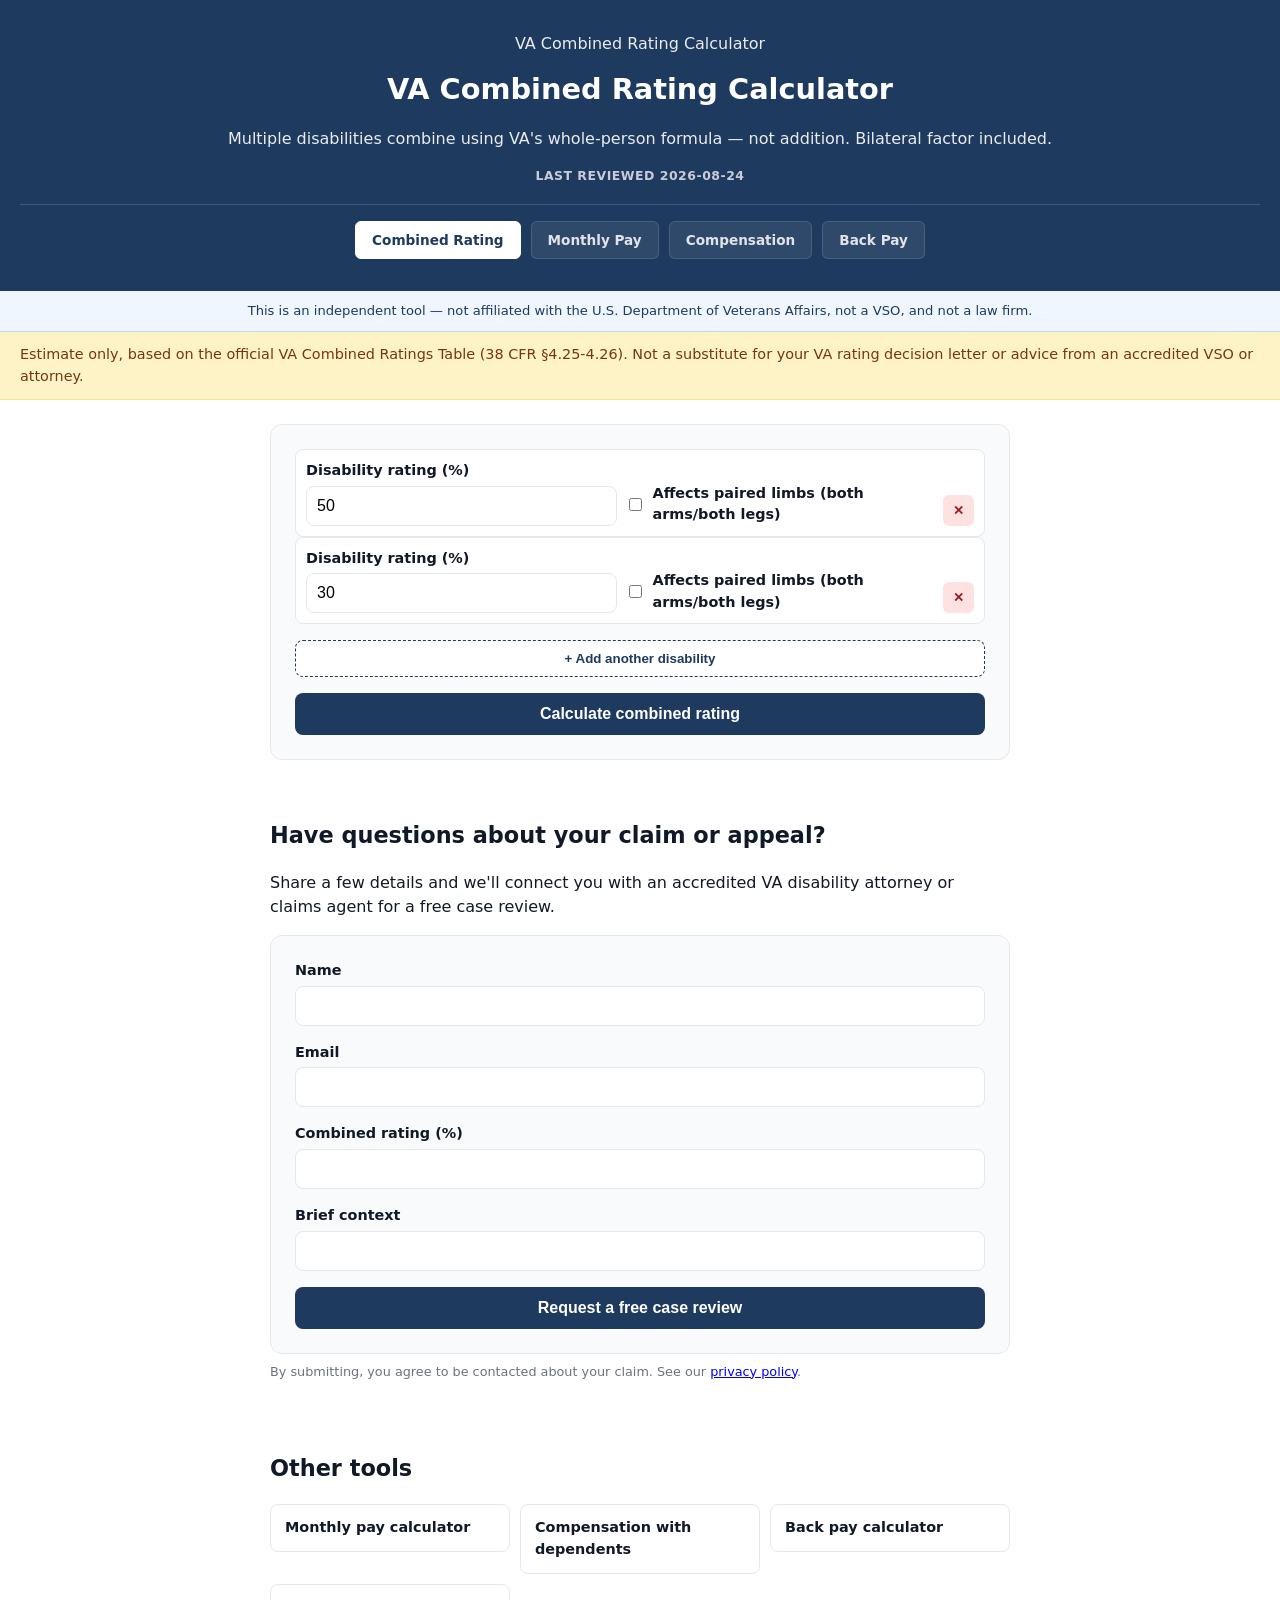
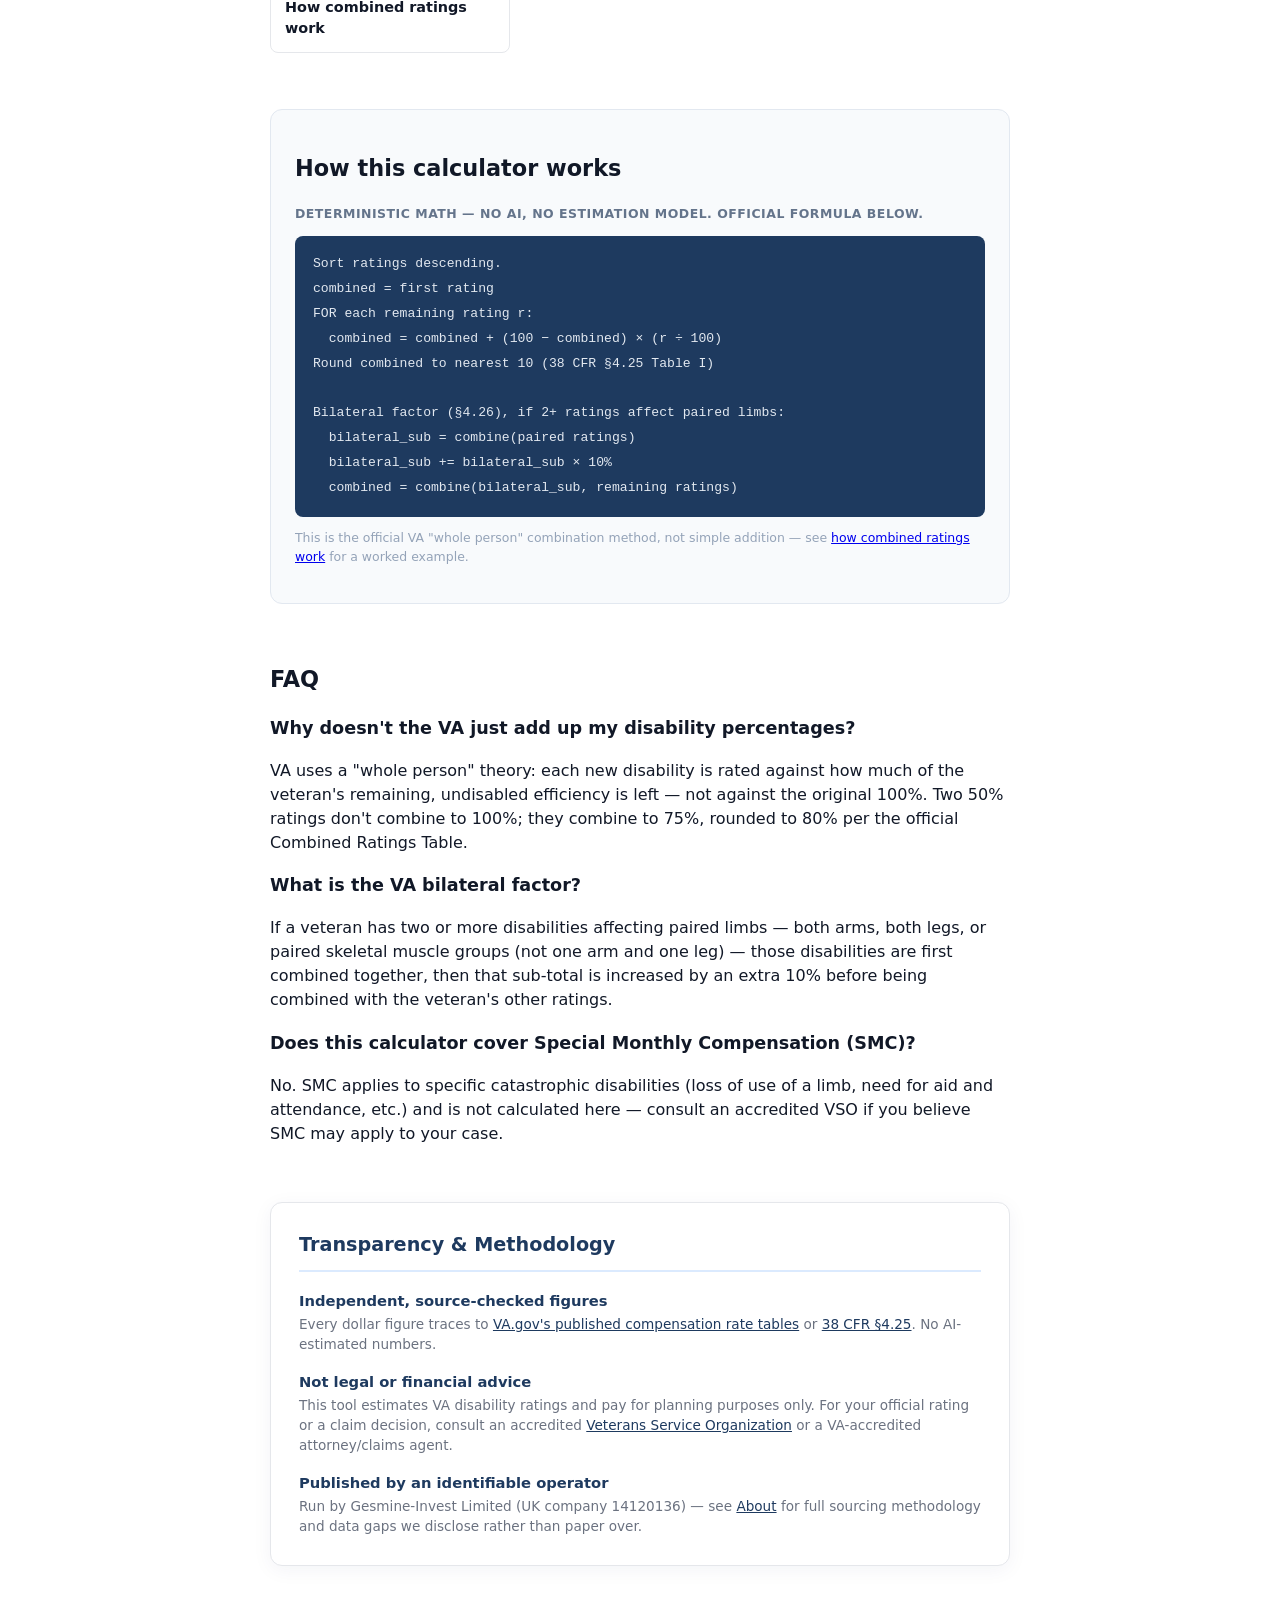
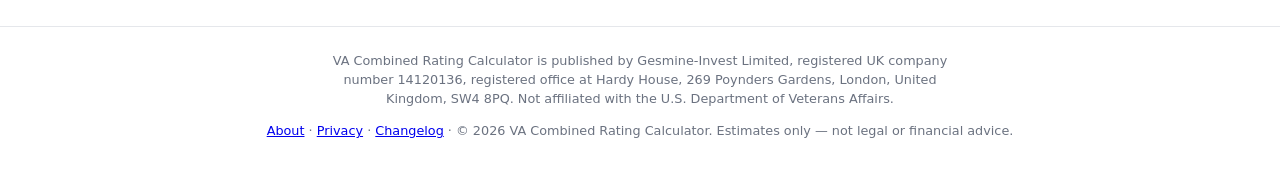
<file: index.html>
<!doctype html>
<html lang="en">
<head>
<meta charset="utf-8">
<meta name="viewport" content="width=device-width, initial-scale=1">
<title>VA Combined Rating Calculator — Multiple Disabilities, Bilateral Factor Included</title>
<meta name="description" content="Free VA combined disability rating calculator. Enter each disability percentage and get your correct combined rating using VA's whole-person formula — not simple addition. Includes the bilateral factor for paired-limb disabilities.">
<meta name="keywords" content="va combined rating calculator, va disability calculator, va bilateral factor calculator, va disability rating calculator">
<link rel="canonical" href="https://combinedratingcalc.com/">
<meta property="og:title" content="VA Combined Rating Calculator">
<meta property="og:description" content="Correctly combine multiple VA disability ratings using the official whole-person formula, including the bilateral factor.">
<meta property="og:type" content="website">
<meta property="og:url" content="https://combinedratingcalc.com/">
<meta name="twitter:card" content="summary_large_image">
<meta name="google-site-verification" content="-2JqrVw2fIpONC2O-wISQaXrqx---gCRyKtHuTfwFCM" />
<link rel="icon" href="/favicon.svg" type="image/svg+xml">
<link rel="stylesheet" href="/assets/styles.css?v=20260826b">
<script type="application/ld+json">
{
  "@context": "https://schema.org",
  "@graph": [
    {
      "@type": "WebApplication",
      "name": "VA Combined Rating Calculator",
      "description": "Calculates a veteran's combined VA disability rating from multiple individual ratings using the official 38 CFR §4.25 whole-person formula, including the §4.26 bilateral factor for paired-limb disabilities.",
      "applicationCategory": "FinanceApplication",
      "operatingSystem": "Any",
      "offers": { "@type": "Offer", "price": "0", "priceCurrency": "USD" },
      "dateModified": "2026-08-24",
      "version": "2026-08-v1",
      "author": { "@type": "Organization", "name": "Gesmine-Invest Limited", "legalName": "Gesmine-Invest Limited", "url": "https://combinedratingcalc.com", "identifier": { "@type": "PropertyValue", "propertyID": "UK Company Number", "value": "14120136" }, "address": { "@type": "PostalAddress", "streetAddress": "Hardy House, 269 Poynders Gardens", "addressLocality": "London", "postalCode": "SW4 8PQ", "addressCountry": "GB" } },
      "publisher": { "@type": "Organization", "name": "Gesmine-Invest Limited", "legalName": "Gesmine-Invest Limited", "url": "https://combinedratingcalc.com", "identifier": { "@type": "PropertyValue", "propertyID": "UK Company Number", "value": "14120136" }, "address": { "@type": "PostalAddress", "streetAddress": "Hardy House, 269 Poynders Gardens", "addressLocality": "London", "postalCode": "SW4 8PQ", "addressCountry": "GB" } }
    },
    {
      "@type": "FAQPage",
      "mainEntity": [
        { "@type": "Question", "name": "Why doesn't the VA just add up my disability percentages?", "acceptedAnswer": { "@type": "Answer", "text": "VA uses a 'whole person' theory: each new disability is rated against how much of the veteran's remaining, undisabled efficiency is left — not against the original 100%. Two 50% ratings don't combine to 100%; they combine to 75%, rounded to 80% per the official Combined Ratings Table (38 CFR §4.25)." } },
        { "@type": "Question", "name": "What is the VA bilateral factor?", "acceptedAnswer": { "@type": "Answer", "text": "If a veteran has two or more disabilities affecting paired limbs — both arms, both legs, or paired skeletal muscle groups (not one arm and one leg) — those disabilities are first combined together, then that sub-total is increased by an extra 10% before being combined with the veteran's other ratings (38 CFR §4.26)." } },
        { "@type": "Question", "name": "Does this calculator cover Special Monthly Compensation (SMC)?", "acceptedAnswer": { "@type": "Answer", "text": "No. SMC applies to specific catastrophic disabilities (loss of use of a limb, need for aid and attendance, etc.) and is not calculated here — consult an accredited Veterans Service Officer (VSO) if you believe SMC may apply to your case." } }
      ]
    },
    {
      "@type": "BreadcrumbList",
      "itemListElement": [
        { "@type": "ListItem", "position": 1, "name": "Home", "item": "https://combinedratingcalc.com/" }
      ]
    },
    {
      "@type": "Organization",
      "name": "Gesmine-Invest Limited",
      "legalName": "Gesmine-Invest Limited",
      "url": "https://combinedratingcalc.com/",
      "identifier": { "@type": "PropertyValue", "propertyID": "UK Company Number", "value": "14120136" },
      "address": { "@type": "PostalAddress", "streetAddress": "Hardy House, 269 Poynders Gardens", "addressLocality": "London", "postalCode": "SW4 8PQ", "addressCountry": "GB" }
    }
  ]
}
</script>
</head>
<body>
<header>
<a href="/">VA Combined Rating Calculator</a>
<h1>VA Combined Rating Calculator</h1>
<p>Multiple disabilities combine using VA's whole-person formula — not addition. Bilateral factor included.</p>
<p class="reviewed-badge">Last reviewed 2026-08-24</p>
<nav class="site-nav">
  <a href="/" class="active" aria-current="page">Combined Rating</a>
  <a href="/va-disability-pay-calculator/">Monthly Pay</a>
  <a href="/va-disability-compensation-calculator/">Compensation</a>
  <a href="/va-disability-back-pay-calculator/">Back Pay</a>
</nav>
</header>
<div class="va-branding-notice">This is an independent tool — not affiliated with the U.S. Department of Veterans Affairs, not a VSO, and not a law firm.</div>
<div class="disclaimer-banner">Estimate only, based on the official VA Combined Ratings Table (38 CFR §4.25-4.26). Not a substitute for your VA rating decision letter or advice from an accredited VSO or attorney.</div>

<main>
<form id="calc-form">
  <div id="disability-rows">
    <div class="repeater-row" data-row>
      <label>Disability rating (%)
        <input type="number" class="rating-input" min="0" max="100" step="10" value="50">
      </label>
      <label class="checkbox-label">
        <input type="checkbox" class="bilateral-input"> Affects paired limbs (both arms/both legs)
      </label>
      <button type="button" class="remove-row" title="Remove">✕</button>
    </div>
    <div class="repeater-row" data-row>
      <label>Disability rating (%)
        <input type="number" class="rating-input" min="0" max="100" step="10" value="30">
      </label>
      <label class="checkbox-label">
        <input type="checkbox" class="bilateral-input"> Affects paired limbs (both arms/both legs)
      </label>
      <button type="button" class="remove-row" title="Remove">✕</button>
    </div>
  </div>
  <button type="button" id="add-row-btn" class="add-row-btn">+ Add another disability</button>
  <button type="submit" class="submit-btn">Calculate combined rating</button>
</form>

<div id="results-block">
  <div class="result-amount" id="r-combined">0%</div>
  <div class="result-row"><span>Bilateral factor applied</span><span id="r-bilateral">No</span></div>
  <p class="privacy-note">See your monthly compensation for this rating on the <a href="/va-disability-pay-calculator/">pay calculator</a>.</p>

  <div id="claim-stage-block">
    <label>Where are you in the claims process?
      <select id="claim-stage">
        <option value="not_filed">Haven't filed yet</option>
        <option value="awaiting_decision">Filed, awaiting decision</option>
        <option value="denied_appealing">Denied, considering appeal</option>
        <option value="rated_want_increase">Already rated, want an increase</option>
      </select>
    </label>

    <div id="vso-notice" class="vso-notice">
      <h3>Free help is available</h3>
      <p>VA claims representation is regulated — before an initial decision is issued, fees for help with a claim are tightly restricted. Free, accredited help is available from Veterans Service Organizations:</p>
      <ul>
        <li><a href="https://www.vfw.org/assistance/va-claims-assistance" rel="nofollow noopener" target="_blank">VFW Veterans Service Officers</a></li>
        <li><a href="https://www.dav.org/veterans/resources/find-your-local-office/" rel="nofollow noopener" target="_blank">DAV National Service Officers</a></li>
        <li><a href="https://www.legion.org/serviceofficers" rel="nofollow noopener" target="_blank">American Legion Service Officers</a></li>
      </ul>
    </div>

    <div id="attorney-block" hidden>
      <a href="#leadgen" class="cta-leadgen">Talk to an accredited VA disability attorney<small>Free case review. Contingency-fee cases only apply after an initial decision or on appeal.</small></a>
    </div>
  </div>
</div>

<section id="leadgen">
<h2>Have questions about your claim or appeal?</h2>
<p>Share a few details and we'll connect you with an accredited VA disability attorney or claims agent for a free case review.</p>
<form id="lead-form">
  <label>Name <input type="text" name="name" required></label>
  <label>Email <input type="email" name="email" required></label>
  <label>Combined rating (%) <input type="text" name="rating"></label>
  <label>Brief context <input type="text" name="context"></label>
  <button type="submit" class="submit-btn">Request a free case review</button>
</form>
<p class="privacy-note">By submitting, you agree to be contacted about your claim. See our <a href="/privacy/">privacy policy</a>.</p>
</section>

<section>
<h2>Other tools</h2>
<ul class="tool-links">
  <li><a href="/va-disability-pay-calculator/">Monthly pay calculator</a></li>
  <li><a href="/va-disability-compensation-calculator/">Compensation with dependents</a></li>
  <li><a href="/va-disability-back-pay-calculator/">Back pay calculator</a></li>
  <li><a href="/guides/how-va-combined-ratings-work/">How combined ratings work</a></li>
</ul>
</section>

<section class="formula-section">
<h2>How this calculator works</h2>
<p class="source-line">Deterministic math — no AI, no estimation model. Official formula below.</p>
<div class="formula-code">
Sort ratings descending.<br>
combined = first rating<br>
FOR each remaining rating r:<br>
&nbsp;&nbsp;combined = combined + (100 − combined) × (r ÷ 100)<br>
Round combined to nearest 10 (38 CFR §4.25 Table I)<br>
<br>
Bilateral factor (§4.26), if 2+ ratings affect paired limbs:<br>
&nbsp;&nbsp;bilateral_sub = combine(paired ratings)<br>
&nbsp;&nbsp;bilateral_sub += bilateral_sub × 10%<br>
&nbsp;&nbsp;combined = combine(bilateral_sub, remaining ratings)
</div>
<p class="formula-footnote">This is the official VA "whole person" combination method, not simple addition — see <a href="/guides/how-va-combined-ratings-work/">how combined ratings work</a> for a worked example.</p>
</section>

<section>
<h2>FAQ</h2>
<h3>Why doesn't the VA just add up my disability percentages?</h3>
<p>VA uses a "whole person" theory: each new disability is rated against how much of the veteran's remaining, undisabled efficiency is left — not against the original 100%. Two 50% ratings don't combine to 100%; they combine to 75%, rounded to 80% per the official Combined Ratings Table.</p>
<h3>What is the VA bilateral factor?</h3>
<p>If a veteran has two or more disabilities affecting paired limbs — both arms, both legs, or paired skeletal muscle groups (not one arm and one leg) — those disabilities are first combined together, then that sub-total is increased by an extra 10% before being combined with the veteran's other ratings.</p>
<h3>Does this calculator cover Special Monthly Compensation (SMC)?</h3>
<p>No. SMC applies to specific catastrophic disabilities (loss of use of a limb, need for aid and attendance, etc.) and is not calculated here — consult an accredited VSO if you believe SMC may apply to your case.</p>
</section>

<div class="eeat-section">
  <h2 class="eeat-title">Transparency &amp; Methodology</h2>
  <div class="eeat-compliance-item">
    <div class="eeat-compliance-text"><h4>Independent, source-checked figures</h4><p>Every dollar figure traces to <a href="https://www.va.gov/disability/compensation-rates/veteran-rates/" target="_blank" rel="noopener">VA.gov's published compensation rate tables</a> or <a href="https://www.ecfr.gov/current/title-38/chapter-I/part-4/subpart-A/section-4.25" target="_blank" rel="noopener">38 CFR §4.25</a>. No AI-estimated numbers.</p></div>
  </div>
  <div class="eeat-compliance-item">
    <div class="eeat-compliance-text"><h4>Not legal or financial advice</h4><p>This tool estimates VA disability ratings and pay for planning purposes only. For your official rating or a claim decision, consult an accredited <a href="https://www.va.gov/vso/" target="_blank" rel="noopener">Veterans Service Organization</a> or a VA-accredited attorney/claims agent.</p></div>
  </div>
  <div class="eeat-compliance-item">
    <div class="eeat-compliance-text"><h4>Published by an identifiable operator</h4><p>Run by Gesmine-Invest Limited (UK company 14120136) — see <a href="/about/">About</a> for full sourcing methodology and data gaps we disclose rather than paper over.</p></div>
  </div>
</div>
</main>

<footer>
<p>VA Combined Rating Calculator is published by Gesmine-Invest Limited, registered UK company number 14120136, registered office at Hardy House, 269 Poynders Gardens, London, United Kingdom, SW4 8PQ. Not affiliated with the U.S. Department of Veterans Affairs.</p>
<p><a href="/about/">About</a> · <a href="/privacy/">Privacy</a> · <a href="/changelog/">Changelog</a> · &copy; 2026 VA Combined Rating Calculator. Estimates only — not legal or financial advice.</p>
</footer>

<script src="/assets/calc-engine.js"></script>
<script>
function rowTemplate() {
  const div = document.createElement('div');
  div.className = 'repeater-row';
  div.setAttribute('data-row', '');
  div.innerHTML = `
    <label>Disability rating (%)
      <input type="number" class="rating-input" min="0" max="100" step="10" value="10">
    </label>
    <label class="checkbox-label">
      <input type="checkbox" class="bilateral-input"> Affects paired limbs (both arms/both legs)
    </label>
    <button type="button" class="remove-row" title="Remove">✕</button>`;
  return div;
}

document.getElementById('add-row-btn').addEventListener('click', () => {
  document.getElementById('disability-rows').appendChild(rowTemplate());
  wireRemoveButtons();
});

function wireRemoveButtons() {
  document.querySelectorAll('.remove-row').forEach(btn => {
    btn.onclick = () => {
      const rows = document.querySelectorAll('[data-row]');
      if (rows.length > 1) btn.closest('[data-row]').remove();
    };
  });
}
wireRemoveButtons();

document.getElementById('calc-form').addEventListener('submit', (e) => {
  e.preventDefault();
  const rows = Array.from(document.querySelectorAll('[data-row]'));
  const bilateral = [];
  const other = [];
  rows.forEach(row => {
    const pct = Number(row.querySelector('.rating-input').value) || 0;
    if (pct <= 0) return;
    if (row.querySelector('.bilateral-input').checked) bilateral.push(pct);
    else other.push(pct);
  });
  const combined = applyBilateralFactor(bilateral, other);
  document.getElementById('r-combined').textContent = combined + '%';
  document.getElementById('r-bilateral').textContent = bilateral.length >= 2 ? 'Yes' : 'No';
  document.getElementById('results-block').classList.add('visible');
});

const claimStageSelect = document.getElementById('claim-stage');
const vsoNotice = document.getElementById('vso-notice');
const attorneyBlock = document.getElementById('attorney-block');
function updateClaimStageRouting() {
  const routeToVso = claimStageSelect.value === 'not_filed' || claimStageSelect.value === 'awaiting_decision';
  vsoNotice.hidden = !routeToVso;
  attorneyBlock.hidden = routeToVso;
}
claimStageSelect.addEventListener('change', updateClaimStageRouting);
updateClaimStageRouting();

document.getElementById('lead-form').addEventListener('submit', (e) => {
  e.preventDefault();
  alert('Thanks — this form is a placeholder. Wire it to a real submission endpoint once an OGC-accredited lead buyer is verified (see monetization-config.json).');
});
</script>
</body>
</html>
</file>
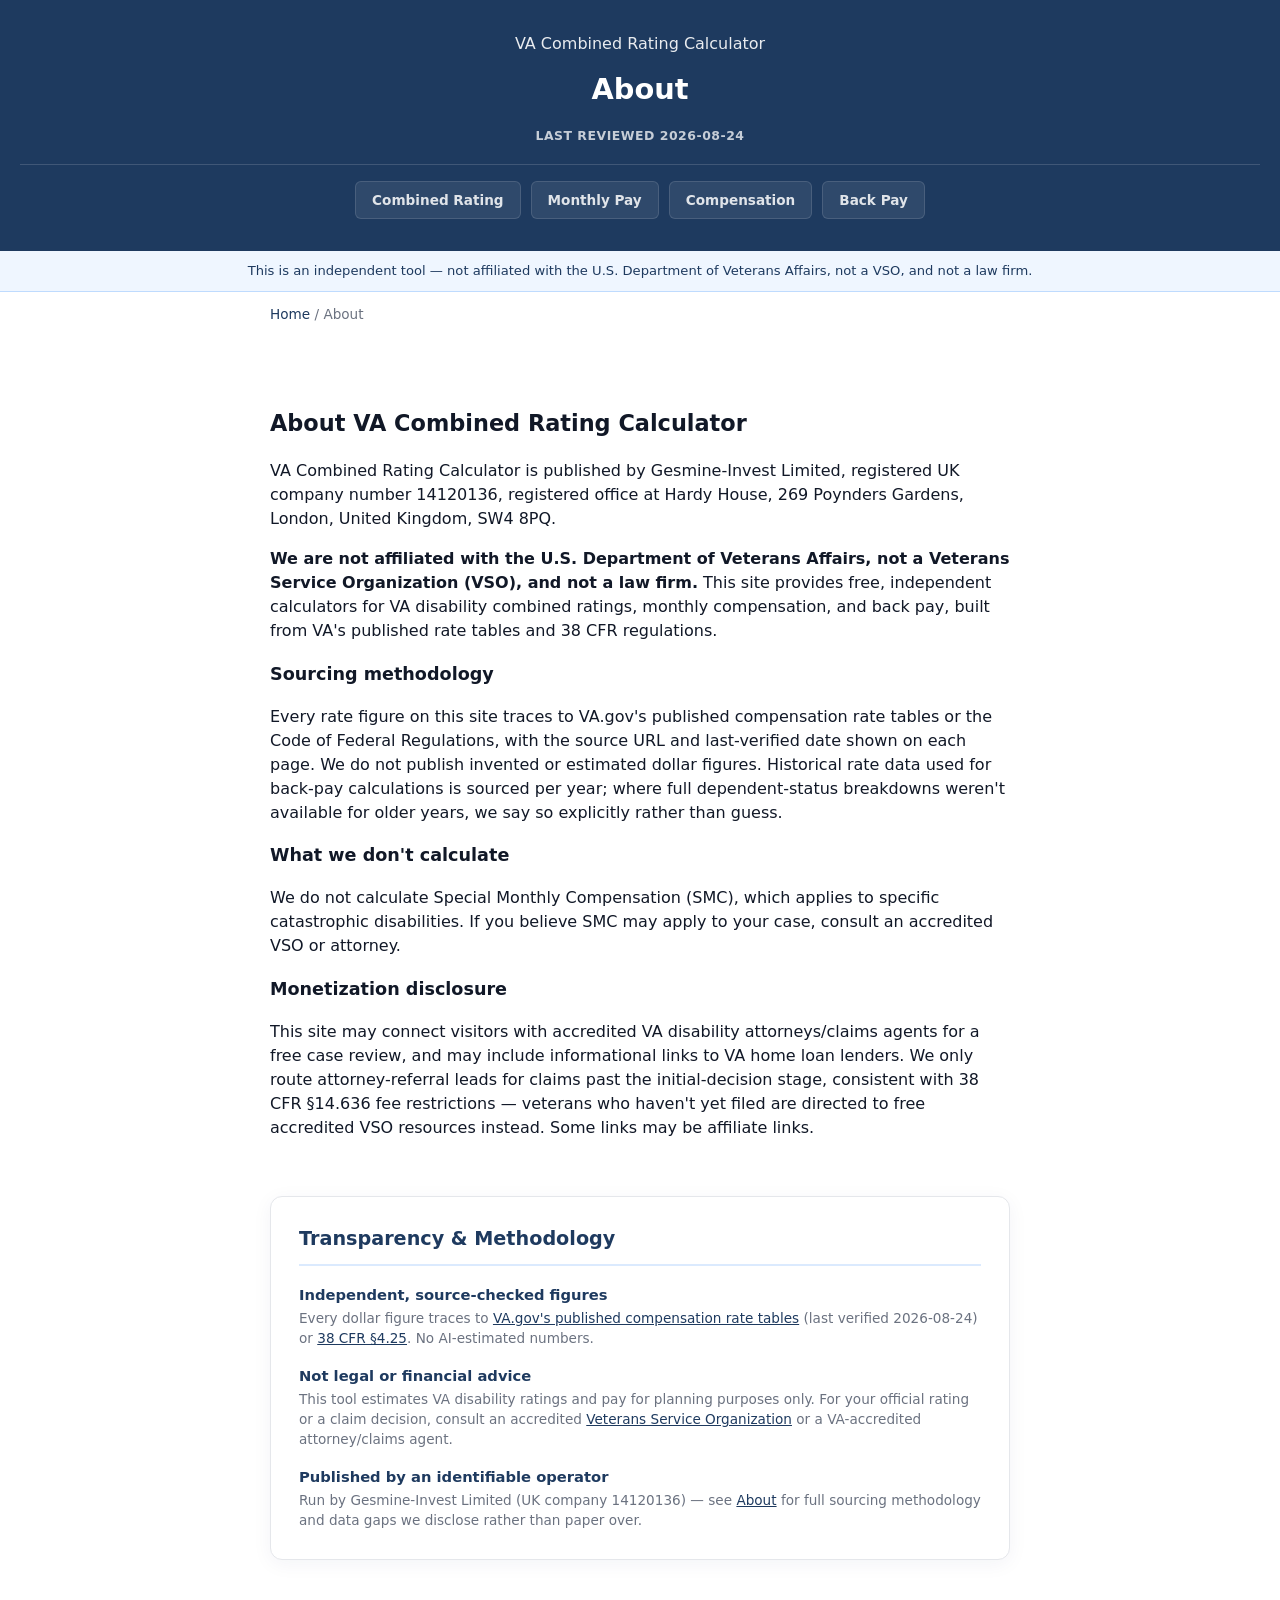
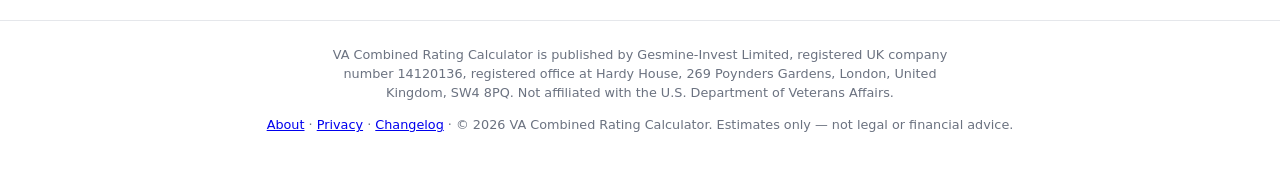
<file: about/index.html>
<!doctype html>
<html lang="en">
<head>
<meta charset="utf-8">
<meta name="viewport" content="width=device-width, initial-scale=1">
<title>About — VA Combined Rating Calculator</title>
<meta name="description" content="Who publishes this site, our sourcing methodology, and our monetization disclosure.">
<link rel="canonical" href="https://combinedratingcalc.com/about/">
<meta property="og:title" content="About — VA Combined Rating Calculator">
<meta property="og:description" content="Who publishes this site, our sourcing methodology, and our monetization disclosure.">
<meta property="og:type" content="website">
<meta property="og:url" content="https://combinedratingcalc.com/about/">
<meta name="twitter:card" content="summary_large_image">
<link rel="icon" href="/favicon.svg" type="image/svg+xml">
<link rel="stylesheet" href="/assets/styles.css?v=1787753590303">
<script type="application/ld+json">{"@context":"https://schema.org","@graph":[{"@type":"Organization","name":"Gesmine-Invest Limited","legalName":"Gesmine-Invest Limited","url":"https://combinedratingcalc.com","identifier":{"@type":"PropertyValue","propertyID":"UK Company Number","value":"14120136"},"address":{"@type":"PostalAddress","streetAddress":"Hardy House, 269 Poynders Gardens","addressLocality":"London","postalCode":"SW4 8PQ","addressCountry":"GB"}}]}</script>
</head>
<body>
<header>
<a href="/">VA Combined Rating Calculator</a>
<h1>About</h1>
<p></p>
<p class="reviewed-badge">Last reviewed 2026-08-24</p>
<nav class="site-nav">
  <a href="/">Combined Rating</a>
  <a href="/va-disability-pay-calculator/">Monthly Pay</a>
  <a href="/va-disability-compensation-calculator/">Compensation</a>
  <a href="/va-disability-back-pay-calculator/">Back Pay</a>
</nav>
</header>
<div class="va-branding-notice">This is an independent tool — not affiliated with the U.S. Department of Veterans Affairs, not a VSO, and not a law firm.</div>
<nav class="crumbs"><a href="/">Home</a> / About</nav>
<main>

<section>
<h2>About VA Combined Rating Calculator</h2>
<p>VA Combined Rating Calculator is published by Gesmine-Invest Limited, registered UK company number 14120136, registered office at Hardy House, 269 Poynders Gardens, London, United Kingdom, SW4 8PQ.</p>
<p><strong>We are not affiliated with the U.S. Department of Veterans Affairs, not a Veterans Service Organization (VSO), and not a law firm.</strong> This site provides free, independent calculators for VA disability combined ratings, monthly compensation, and back pay, built from VA's published rate tables and 38 CFR regulations.</p>
<h3>Sourcing methodology</h3>
<p>Every rate figure on this site traces to VA.gov's published compensation rate tables or the Code of Federal Regulations, with the source URL and last-verified date shown on each page. We do not publish invented or estimated dollar figures. Historical rate data used for back-pay calculations is sourced per year; where full dependent-status breakdowns weren't available for older years, we say so explicitly rather than guess.</p>
<h3>What we don't calculate</h3>
<p>We do not calculate Special Monthly Compensation (SMC), which applies to specific catastrophic disabilities. If you believe SMC may apply to your case, consult an accredited VSO or attorney.</p>
<h3>Monetization disclosure</h3>
<p>This site may connect visitors with accredited VA disability attorneys/claims agents for a free case review, and may include informational links to VA home loan lenders. We only route attorney-referral leads for claims past the initial-decision stage, consistent with 38 CFR §14.636 fee restrictions — veterans who haven't yet filed are directed to free accredited VSO resources instead. Some links may be affiliate links.</p>
</section>

<div class="eeat-section">
  <h2 class="eeat-title">Transparency &amp; Methodology</h2>
  <div class="eeat-compliance-item">
    <div class="eeat-compliance-text"><h4>Independent, source-checked figures</h4><p>Every dollar figure traces to <a href="https://www.va.gov/disability/compensation-rates/veteran-rates/" target="_blank" rel="noopener">VA.gov's published compensation rate tables</a> (last verified 2026-08-24) or <a href="https://www.ecfr.gov/current/title-38/chapter-I/part-4/subpart-A/section-4.25" target="_blank" rel="noopener">38 CFR §4.25</a>. No AI-estimated numbers.</p></div>
  </div>
  <div class="eeat-compliance-item">
    <div class="eeat-compliance-text"><h4>Not legal or financial advice</h4><p>This tool estimates VA disability ratings and pay for planning purposes only. For your official rating or a claim decision, consult an accredited <a href="https://www.va.gov/vso/" target="_blank" rel="noopener">Veterans Service Organization</a> or a VA-accredited attorney/claims agent.</p></div>
  </div>
  <div class="eeat-compliance-item">
    <div class="eeat-compliance-text"><h4>Published by an identifiable operator</h4><p>Run by Gesmine-Invest Limited (UK company 14120136) — see <a href="/about/">About</a> for full sourcing methodology and data gaps we disclose rather than paper over.</p></div>
  </div>
</div>
</main>
<footer>
<p>VA Combined Rating Calculator is published by Gesmine-Invest Limited, registered UK company number 14120136, registered office at Hardy House, 269 Poynders Gardens, London, United Kingdom, SW4 8PQ. Not affiliated with the U.S. Department of Veterans Affairs.</p>
<p><a href="/about/">About</a> · <a href="/privacy/">Privacy</a> · <a href="/changelog/">Changelog</a> · &copy; 2026 VA Combined Rating Calculator. Estimates only — not legal or financial advice.</p>
</footer>
<script src="/assets/calc-engine.js"></script>
</body>
</html>
</file>
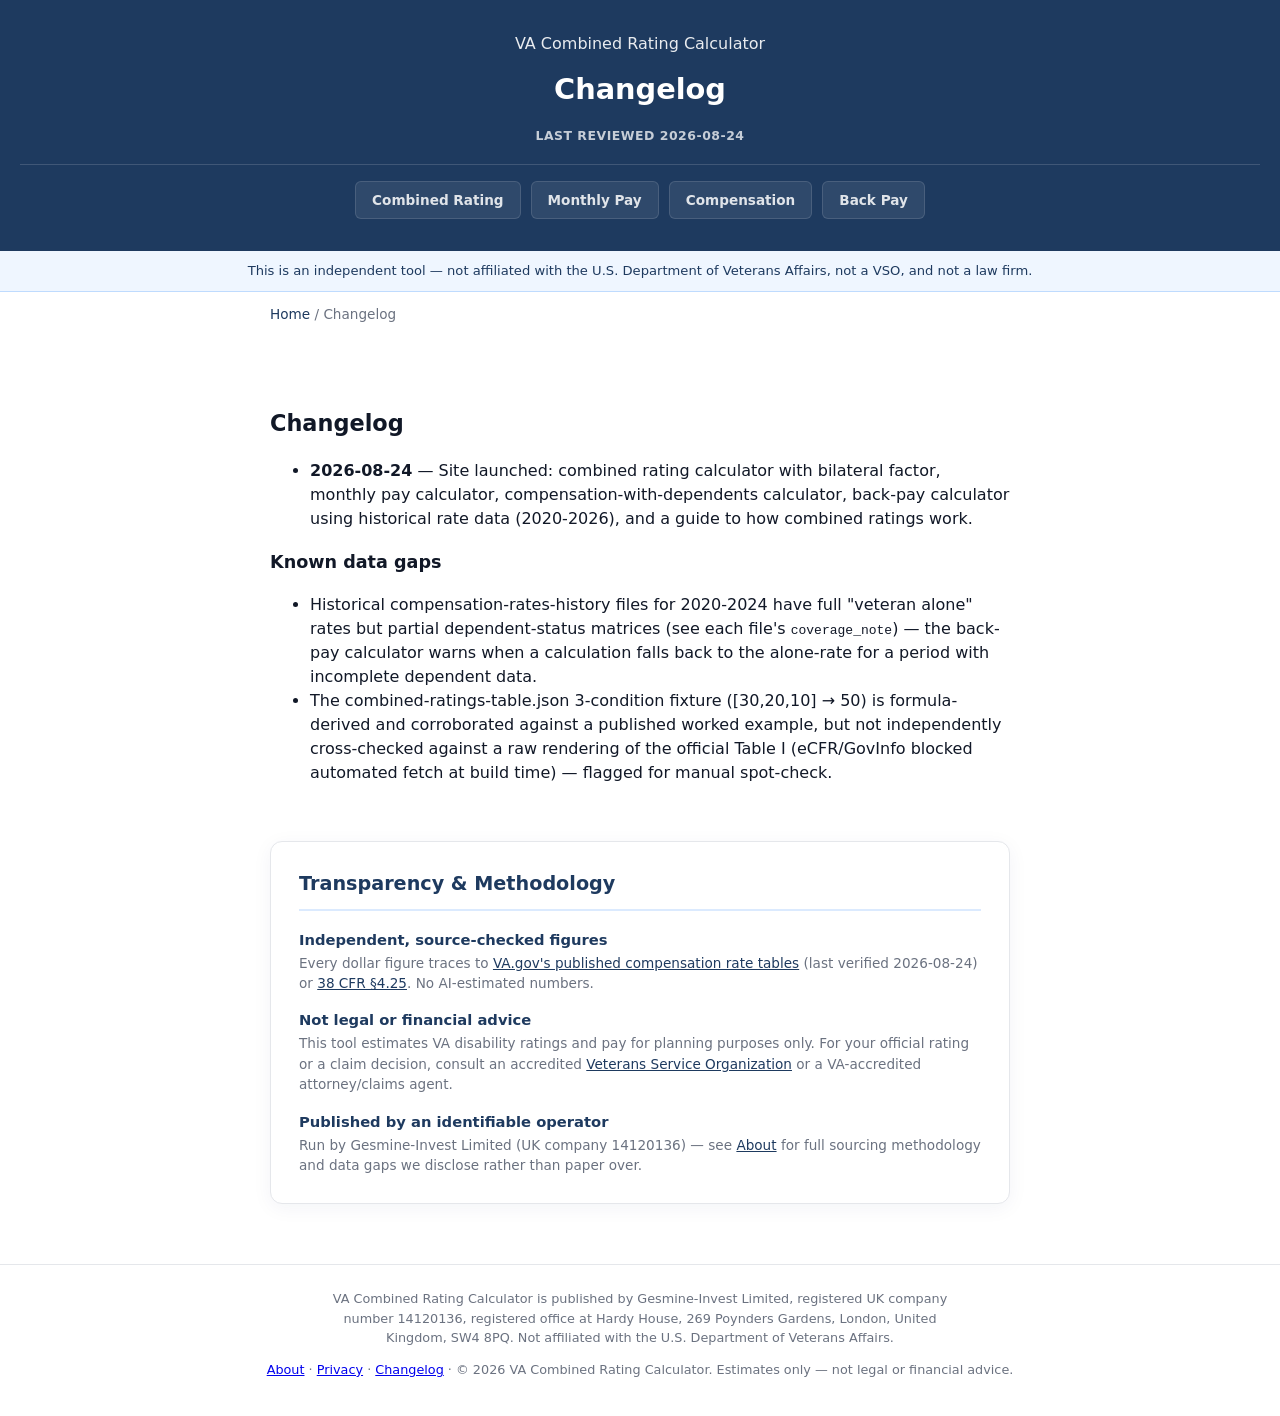
<file: changelog/index.html>
<!doctype html>
<html lang="en">
<head>
<meta charset="utf-8">
<meta name="viewport" content="width=device-width, initial-scale=1">
<title>Changelog — VA Combined Rating Calculator</title>
<meta name="description" content="What changed on this site and when, including known data gaps.">
<link rel="canonical" href="https://combinedratingcalc.com/changelog/">
<meta property="og:title" content="Changelog — VA Combined Rating Calculator">
<meta property="og:description" content="What changed on this site and when, including known data gaps.">
<meta property="og:type" content="website">
<meta property="og:url" content="https://combinedratingcalc.com/changelog/">
<meta name="twitter:card" content="summary_large_image">
<link rel="icon" href="/favicon.svg" type="image/svg+xml">
<link rel="stylesheet" href="/assets/styles.css?v=1787753590303">
<script type="application/ld+json">{"@context":"https://schema.org","@graph":[{"@type":"Organization","name":"Gesmine-Invest Limited","legalName":"Gesmine-Invest Limited","url":"https://combinedratingcalc.com","identifier":{"@type":"PropertyValue","propertyID":"UK Company Number","value":"14120136"},"address":{"@type":"PostalAddress","streetAddress":"Hardy House, 269 Poynders Gardens","addressLocality":"London","postalCode":"SW4 8PQ","addressCountry":"GB"}}]}</script>
</head>
<body>
<header>
<a href="/">VA Combined Rating Calculator</a>
<h1>Changelog</h1>
<p></p>
<p class="reviewed-badge">Last reviewed 2026-08-24</p>
<nav class="site-nav">
  <a href="/">Combined Rating</a>
  <a href="/va-disability-pay-calculator/">Monthly Pay</a>
  <a href="/va-disability-compensation-calculator/">Compensation</a>
  <a href="/va-disability-back-pay-calculator/">Back Pay</a>
</nav>
</header>
<div class="va-branding-notice">This is an independent tool — not affiliated with the U.S. Department of Veterans Affairs, not a VSO, and not a law firm.</div>
<nav class="crumbs"><a href="/">Home</a> / Changelog</nav>
<main>

<section>
<h2>Changelog</h2>
<ul>
<li><strong>2026-08-24</strong> — Site launched: combined rating calculator with bilateral factor, monthly pay calculator, compensation-with-dependents calculator, back-pay calculator using historical rate data (2020-2026), and a guide to how combined ratings work.</li>
</ul>
<h3>Known data gaps</h3>
<ul>
<li>Historical compensation-rates-history files for 2020-2024 have full "veteran alone" rates but partial dependent-status matrices (see each file's <code>coverage_note</code>) — the back-pay calculator warns when a calculation falls back to the alone-rate for a period with incomplete dependent data.</li>
<li>The combined-ratings-table.json 3-condition fixture ([30,20,10] → 50) is formula-derived and corroborated against a published worked example, but not independently cross-checked against a raw rendering of the official Table I (eCFR/GovInfo blocked automated fetch at build time) — flagged for manual spot-check.</li>
</ul>
</section>

<div class="eeat-section">
  <h2 class="eeat-title">Transparency &amp; Methodology</h2>
  <div class="eeat-compliance-item">
    <div class="eeat-compliance-text"><h4>Independent, source-checked figures</h4><p>Every dollar figure traces to <a href="https://www.va.gov/disability/compensation-rates/veteran-rates/" target="_blank" rel="noopener">VA.gov's published compensation rate tables</a> (last verified 2026-08-24) or <a href="https://www.ecfr.gov/current/title-38/chapter-I/part-4/subpart-A/section-4.25" target="_blank" rel="noopener">38 CFR §4.25</a>. No AI-estimated numbers.</p></div>
  </div>
  <div class="eeat-compliance-item">
    <div class="eeat-compliance-text"><h4>Not legal or financial advice</h4><p>This tool estimates VA disability ratings and pay for planning purposes only. For your official rating or a claim decision, consult an accredited <a href="https://www.va.gov/vso/" target="_blank" rel="noopener">Veterans Service Organization</a> or a VA-accredited attorney/claims agent.</p></div>
  </div>
  <div class="eeat-compliance-item">
    <div class="eeat-compliance-text"><h4>Published by an identifiable operator</h4><p>Run by Gesmine-Invest Limited (UK company 14120136) — see <a href="/about/">About</a> for full sourcing methodology and data gaps we disclose rather than paper over.</p></div>
  </div>
</div>
</main>
<footer>
<p>VA Combined Rating Calculator is published by Gesmine-Invest Limited, registered UK company number 14120136, registered office at Hardy House, 269 Poynders Gardens, London, United Kingdom, SW4 8PQ. Not affiliated with the U.S. Department of Veterans Affairs.</p>
<p><a href="/about/">About</a> · <a href="/privacy/">Privacy</a> · <a href="/changelog/">Changelog</a> · &copy; 2026 VA Combined Rating Calculator. Estimates only — not legal or financial advice.</p>
</footer>
<script src="/assets/calc-engine.js"></script>
</body>
</html>
</file>
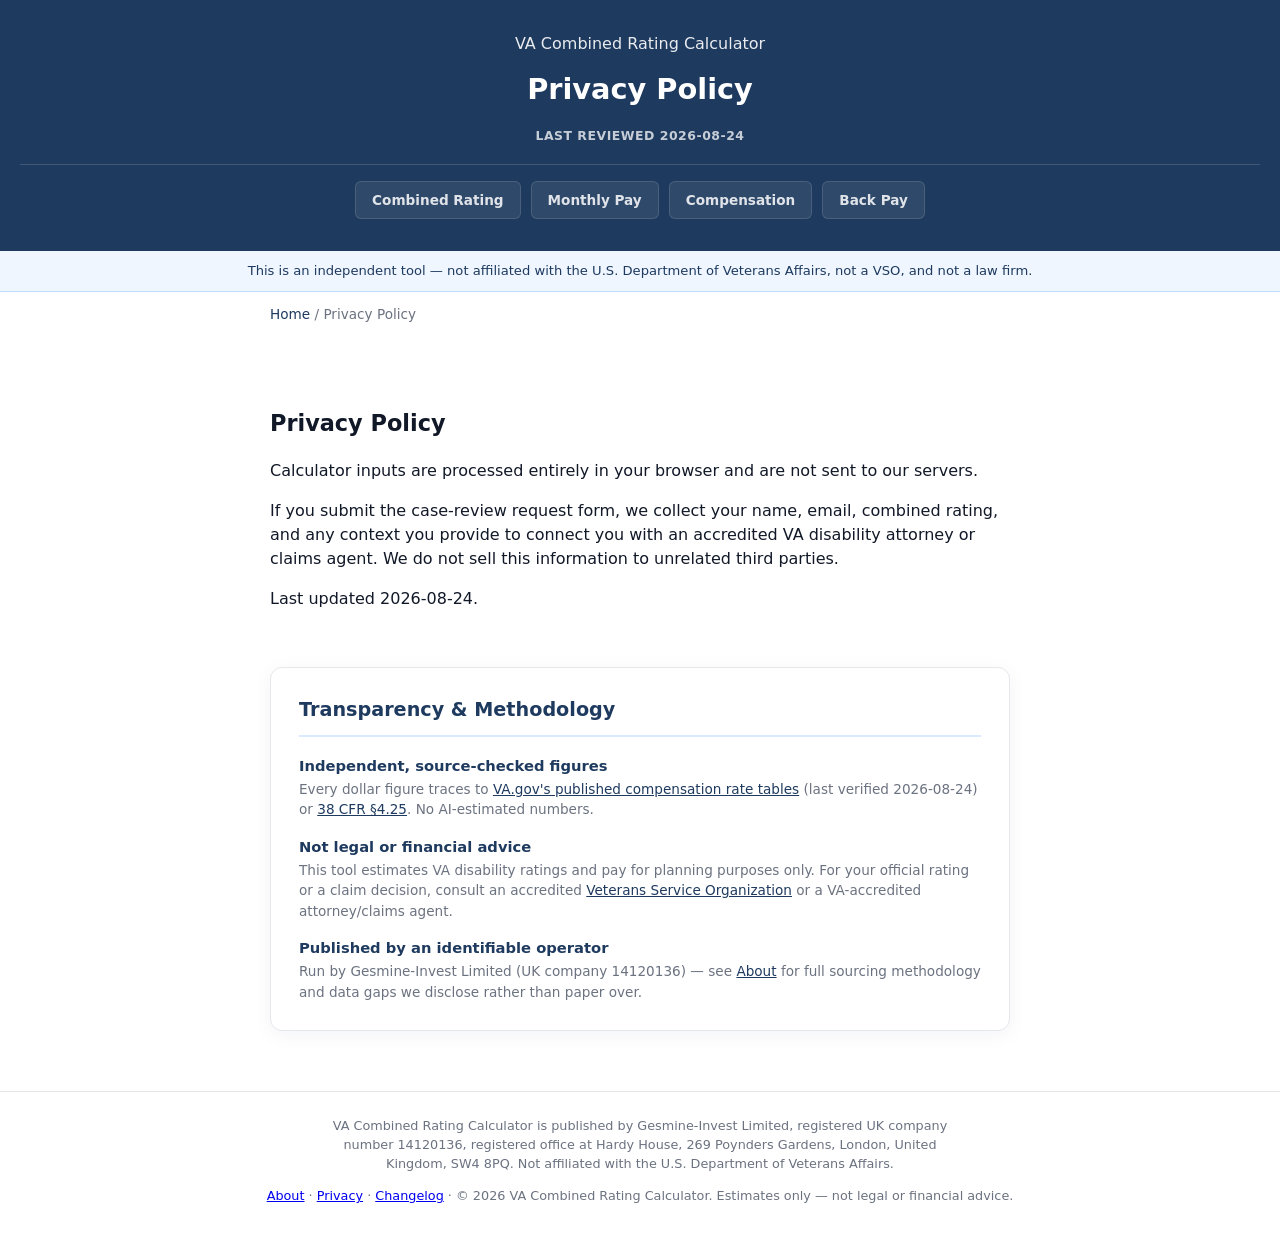
<file: privacy/index.html>
<!doctype html>
<html lang="en">
<head>
<meta charset="utf-8">
<meta name="viewport" content="width=device-width, initial-scale=1">
<title>Privacy Policy — VA Combined Rating Calculator</title>
<meta name="description" content="How this site handles your data.">
<link rel="canonical" href="https://combinedratingcalc.com/privacy/">
<meta property="og:title" content="Privacy Policy — VA Combined Rating Calculator">
<meta property="og:description" content="How this site handles your data.">
<meta property="og:type" content="website">
<meta property="og:url" content="https://combinedratingcalc.com/privacy/">
<meta name="twitter:card" content="summary_large_image">
<link rel="icon" href="/favicon.svg" type="image/svg+xml">
<link rel="stylesheet" href="/assets/styles.css?v=1787753590303">
<script type="application/ld+json">{"@context":"https://schema.org","@graph":[{"@type":"Organization","name":"Gesmine-Invest Limited","legalName":"Gesmine-Invest Limited","url":"https://combinedratingcalc.com","identifier":{"@type":"PropertyValue","propertyID":"UK Company Number","value":"14120136"},"address":{"@type":"PostalAddress","streetAddress":"Hardy House, 269 Poynders Gardens","addressLocality":"London","postalCode":"SW4 8PQ","addressCountry":"GB"}}]}</script>
</head>
<body>
<header>
<a href="/">VA Combined Rating Calculator</a>
<h1>Privacy Policy</h1>
<p></p>
<p class="reviewed-badge">Last reviewed 2026-08-24</p>
<nav class="site-nav">
  <a href="/">Combined Rating</a>
  <a href="/va-disability-pay-calculator/">Monthly Pay</a>
  <a href="/va-disability-compensation-calculator/">Compensation</a>
  <a href="/va-disability-back-pay-calculator/">Back Pay</a>
</nav>
</header>
<div class="va-branding-notice">This is an independent tool — not affiliated with the U.S. Department of Veterans Affairs, not a VSO, and not a law firm.</div>
<nav class="crumbs"><a href="/">Home</a> / Privacy Policy</nav>
<main>

<section>
<h2>Privacy Policy</h2>
<p>Calculator inputs are processed entirely in your browser and are not sent to our servers.</p>
<p>If you submit the case-review request form, we collect your name, email, combined rating, and any context you provide to connect you with an accredited VA disability attorney or claims agent. We do not sell this information to unrelated third parties.</p>
<p>Last updated 2026-08-24.</p>
</section>

<div class="eeat-section">
  <h2 class="eeat-title">Transparency &amp; Methodology</h2>
  <div class="eeat-compliance-item">
    <div class="eeat-compliance-text"><h4>Independent, source-checked figures</h4><p>Every dollar figure traces to <a href="https://www.va.gov/disability/compensation-rates/veteran-rates/" target="_blank" rel="noopener">VA.gov's published compensation rate tables</a> (last verified 2026-08-24) or <a href="https://www.ecfr.gov/current/title-38/chapter-I/part-4/subpart-A/section-4.25" target="_blank" rel="noopener">38 CFR §4.25</a>. No AI-estimated numbers.</p></div>
  </div>
  <div class="eeat-compliance-item">
    <div class="eeat-compliance-text"><h4>Not legal or financial advice</h4><p>This tool estimates VA disability ratings and pay for planning purposes only. For your official rating or a claim decision, consult an accredited <a href="https://www.va.gov/vso/" target="_blank" rel="noopener">Veterans Service Organization</a> or a VA-accredited attorney/claims agent.</p></div>
  </div>
  <div class="eeat-compliance-item">
    <div class="eeat-compliance-text"><h4>Published by an identifiable operator</h4><p>Run by Gesmine-Invest Limited (UK company 14120136) — see <a href="/about/">About</a> for full sourcing methodology and data gaps we disclose rather than paper over.</p></div>
  </div>
</div>
</main>
<footer>
<p>VA Combined Rating Calculator is published by Gesmine-Invest Limited, registered UK company number 14120136, registered office at Hardy House, 269 Poynders Gardens, London, United Kingdom, SW4 8PQ. Not affiliated with the U.S. Department of Veterans Affairs.</p>
<p><a href="/about/">About</a> · <a href="/privacy/">Privacy</a> · <a href="/changelog/">Changelog</a> · &copy; 2026 VA Combined Rating Calculator. Estimates only — not legal or financial advice.</p>
</footer>
<script src="/assets/calc-engine.js"></script>
</body>
</html>
</file>
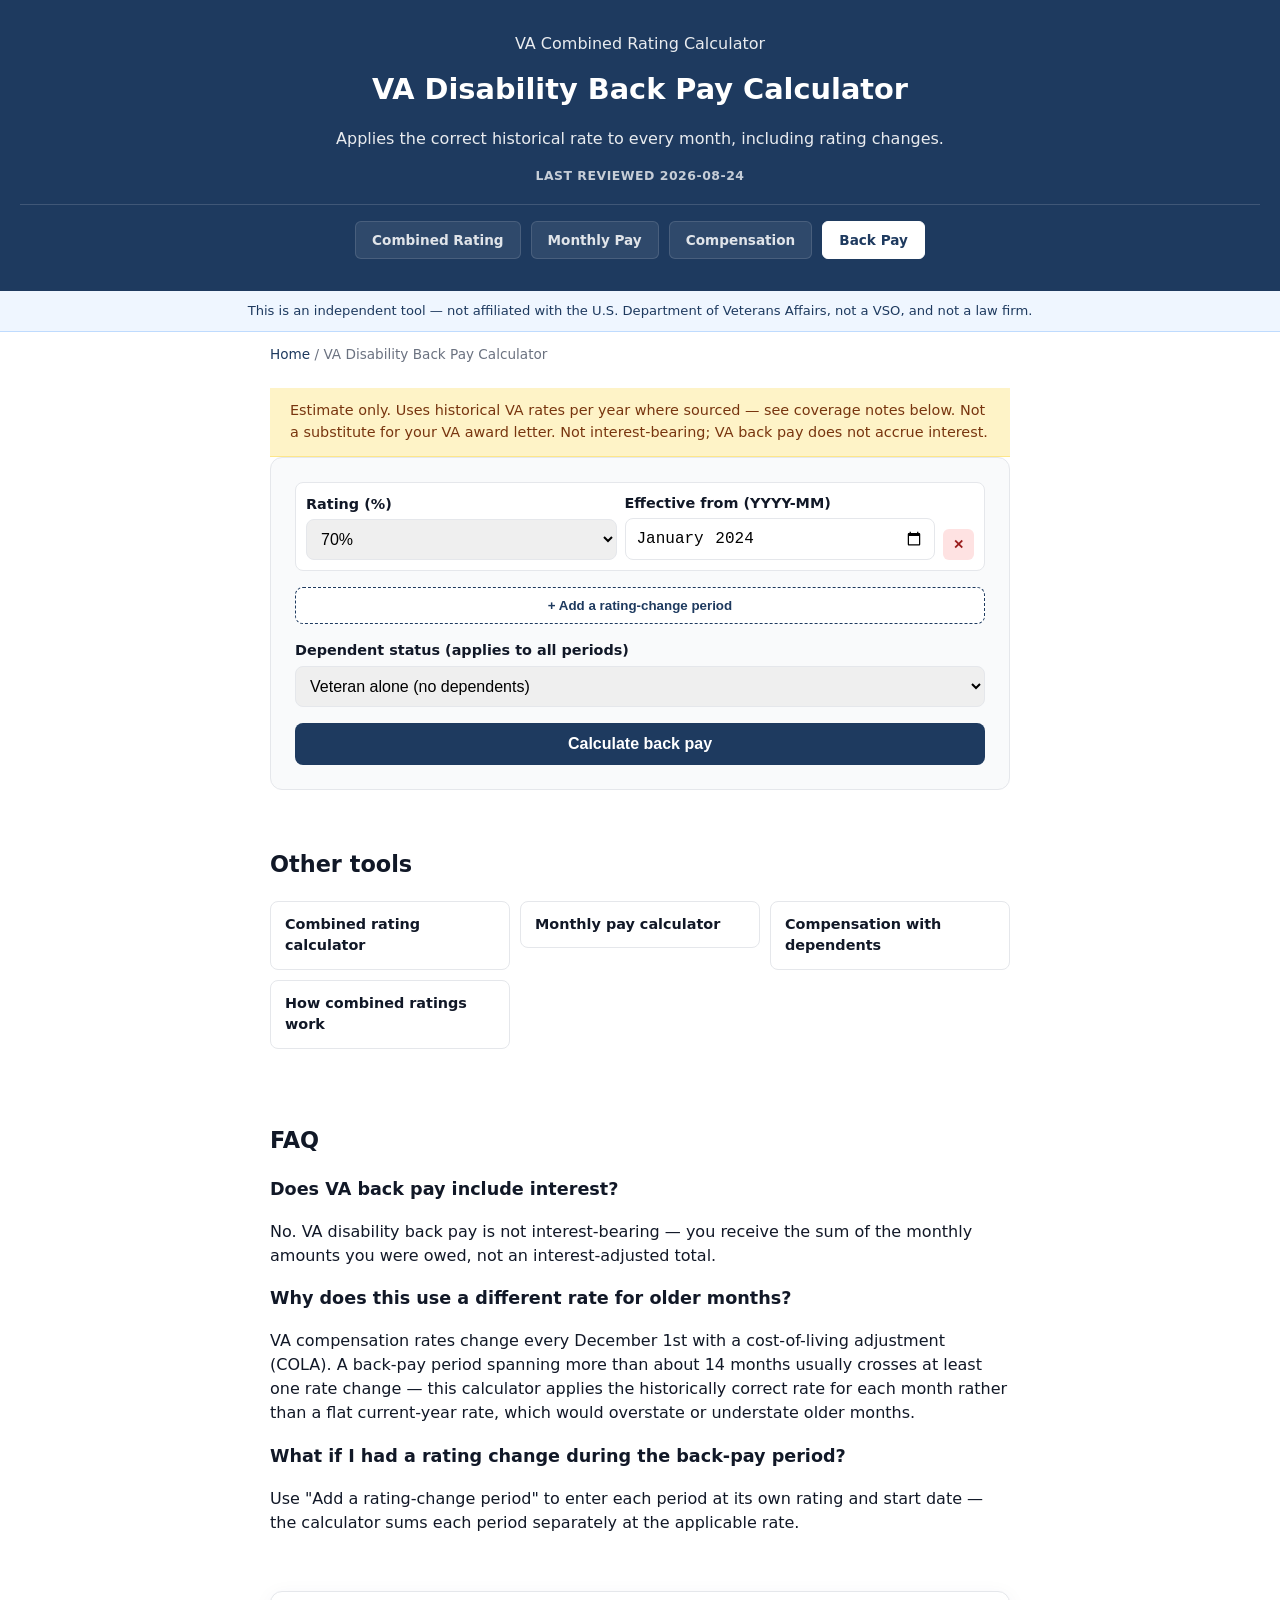
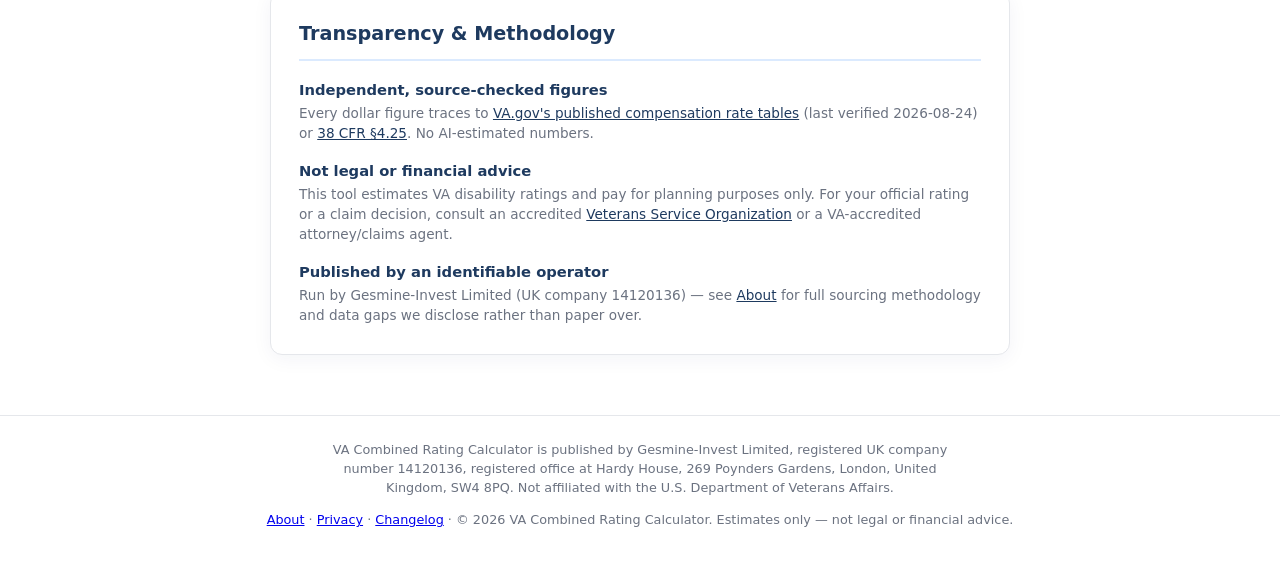
<file: va-disability-back-pay-calculator/index.html>
<!doctype html>
<html lang="en">
<head>
<meta charset="utf-8">
<meta name="viewport" content="width=device-width, initial-scale=1">
<title>VA Disability Back Pay Calculator — Uses Historical Rates, Not a Flat Estimate</title>
<meta name="description" content="Calculate your VA disability back pay using the correct historical rate for each month, not a flat current-year estimate.">
<link rel="canonical" href="https://combinedratingcalc.com/va-disability-back-pay-calculator/">
<meta property="og:title" content="VA Disability Back Pay Calculator — Uses Historical Rates, Not a Flat Estimate">
<meta property="og:description" content="Calculate your VA disability back pay using the correct historical rate for each month, not a flat current-year estimate.">
<meta property="og:type" content="website">
<meta property="og:url" content="https://combinedratingcalc.com/va-disability-back-pay-calculator/">
<meta name="twitter:card" content="summary_large_image">
<link rel="icon" href="/favicon.svg" type="image/svg+xml">
<link rel="stylesheet" href="/assets/styles.css?v=1787753590303">
<script type="application/ld+json">{"@context":"https://schema.org","@graph":[{"@type":"WebApplication","applicationCategory":"FinanceApplication","operatingSystem":"Any","offers":{"@type":"Offer","price":"0","priceCurrency":"USD"},"dateModified":"2026-08-24","author":{"@type":"Organization","name":"Gesmine-Invest Limited","legalName":"Gesmine-Invest Limited","url":"https://combinedratingcalc.com","identifier":{"@type":"PropertyValue","propertyID":"UK Company Number","value":"14120136"},"address":{"@type":"PostalAddress","streetAddress":"Hardy House, 269 Poynders Gardens","addressLocality":"London","postalCode":"SW4 8PQ","addressCountry":"GB"}},"publisher":{"@type":"Organization","name":"Gesmine-Invest Limited","legalName":"Gesmine-Invest Limited","url":"https://combinedratingcalc.com","identifier":{"@type":"PropertyValue","propertyID":"UK Company Number","value":"14120136"},"address":{"@type":"PostalAddress","streetAddress":"Hardy House, 269 Poynders Gardens","addressLocality":"London","postalCode":"SW4 8PQ","addressCountry":"GB"}},"version":"2026-08-v1","name":"VA Disability Back Pay Calculator"},{"@type":"FAQPage","mainEntity":[{"@type":"Question","name":"Does VA back pay include interest?","acceptedAnswer":{"@type":"Answer","text":"No. VA disability back pay is not interest-bearing."}},{"@type":"Question","name":"Why does this use a different rate for older months?","acceptedAnswer":{"@type":"Answer","text":"VA compensation rates change every December 1st with a COLA adjustment — this calculator applies the historically correct rate per month."}}]},{"@type":"BreadcrumbList","itemListElement":[{"@type":"ListItem","position":1,"name":"Home","item":"https://combinedratingcalc.com/"},{"@type":"ListItem","position":2,"name":"VA Disability Back Pay Calculator","item":"https://combinedratingcalc.com/va-disability-back-pay-calculator/"}]},{"@type":"Organization","name":"Gesmine-Invest Limited","legalName":"Gesmine-Invest Limited","url":"https://combinedratingcalc.com","identifier":{"@type":"PropertyValue","propertyID":"UK Company Number","value":"14120136"},"address":{"@type":"PostalAddress","streetAddress":"Hardy House, 269 Poynders Gardens","addressLocality":"London","postalCode":"SW4 8PQ","addressCountry":"GB"}}]}</script>
</head>
<body>
<header>
<a href="/">VA Combined Rating Calculator</a>
<h1>VA Disability Back Pay Calculator</h1>
<p>Applies the correct historical rate to every month, including rating changes.</p>
<p class="reviewed-badge">Last reviewed 2026-08-24</p>
<nav class="site-nav">
  <a href="/">Combined Rating</a>
  <a href="/va-disability-pay-calculator/">Monthly Pay</a>
  <a href="/va-disability-compensation-calculator/">Compensation</a>
  <a href="/va-disability-back-pay-calculator/" class="active" aria-current="page">Back Pay</a>
</nav>
</header>
<div class="va-branding-notice">This is an independent tool — not affiliated with the U.S. Department of Veterans Affairs, not a VSO, and not a law firm.</div>
<nav class="crumbs"><a href="/">Home</a> / VA Disability Back Pay Calculator</nav>
<main>

<div class="disclaimer-banner">Estimate only. Uses historical VA rates per year where sourced — see coverage notes below. Not a substitute for your VA award letter. Not interest-bearing; VA back pay does not accrue interest.</div>
<form id="calc-form">
  <div id="period-rows">
    <div class="repeater-row" data-period-row>
      <label>Rating (%)
        <select class="period-rating">
          <option value="10">10%</option><option value="20">20%</option>
          <option value="30">30%</option><option value="40">40%</option><option value="50">50%</option>
          <option value="60">60%</option><option value="70" selected>70%</option><option value="80">80%</option>
          <option value="90">90%</option><option value="100">100%</option>
        </select>
      </label>
      <label>Effective from (YYYY-MM)
        <input type="month" class="period-start" value="2024-01">
      </label>
      <button type="button" class="remove-row" title="Remove">✕</button>
    </div>
  </div>
  <button type="button" id="add-period-btn" class="add-row-btn">+ Add a rating-change period</button>
  <label>Dependent status (applies to all periods)
    <select id="depStatus">
        <option value="alone">Veteran alone (no dependents)</option>
        <option value="spouse_no_children">Spouse only</option>
        <option value="spouse_1_parent">Spouse + 1 dependent parent</option>
        <option value="spouse_2_parents">Spouse + 2 dependent parents</option>
        <option value="parent_1">1 dependent parent only</option>
        <option value="parent_2">2 dependent parents only</option>
        <option value="child_1_only">1 child only (no spouse)</option>
        <option value="child_1_spouse">Spouse + 1 child</option>
        <option value="child_1_spouse_1_parent">Spouse + 1 child + 1 parent</option>
        <option value="child_1_spouse_2_parents">Spouse + 1 child + 2 parents</option>
        <option value="child_1_parent_1">1 child + 1 parent</option>
        <option value="child_1_parent_2">1 child + 2 parents</option></select>
  </label>
  <button type="submit" class="submit-btn">Calculate back pay</button>
</form>
<div id="results-block">
  <div class="result-amount" id="r-total">$0</div>
  <div class="result-row"><span>Months covered</span><span id="r-months">0</span></div>
  <p id="r-warning" class="result-warning" hidden></p>
</div>

<section>
<h2>Other tools</h2>
<ul class="tool-links">
  <li><a href="/">Combined rating calculator</a></li>
  <li><a href="/va-disability-pay-calculator/">Monthly pay calculator</a></li>
  <li><a href="/va-disability-compensation-calculator/">Compensation with dependents</a></li>
  <li><a href="/guides/how-va-combined-ratings-work/">How combined ratings work</a></li>
</ul>
</section>
<section>
<h2>FAQ</h2>
<h3>Does VA back pay include interest?</h3>
<p>No. VA disability back pay is not interest-bearing — you receive the sum of the monthly amounts you were owed, not an interest-adjusted total.</p>
<h3>Why does this use a different rate for older months?</h3>
<p>VA compensation rates change every December 1st with a cost-of-living adjustment (COLA). A back-pay period spanning more than about 14 months usually crosses at least one rate change — this calculator applies the historically correct rate for each month rather than a flat current-year rate, which would overstate or understate older months.</p>
<h3>What if I had a rating change during the back-pay period?</h3>
<p>Use "Add a rating-change period" to enter each period at its own rating and start date — the calculator sums each period separately at the applicable rate.</p>
</section>
<script>
const RATE_TABLE = {"effective_date":"2025-12-01","cola_percent":null,"source":{"url":"https://www.va.gov/disability/compensation-rates/veteran-rates/","retrieved":"2026-08-24"},"last_verified":"2026-08-24","rates_10_20":{"10":180.42,"20":356.66},"rates_30_100":{"30":{"alone":552.47,"spouse_no_children":617.47,"spouse_1_parent":669.47,"spouse_2_parents":721.47,"parent_1":604.47,"parent_2":656.47,"child_1_only":596.47,"child_1_spouse":666.47,"child_1_spouse_1_parent":718.47,"child_1_spouse_2_parents":770.47,"child_1_parent_1":648.47,"child_1_parent_2":700.47,"additional_child_under_18":32,"additional_child_over_18_school":105,"additional_spouse_aid_attendance":61},"40":{"alone":795.84,"spouse_no_children":882.84,"spouse_1_parent":952.84,"spouse_2_parents":1022.84,"parent_1":865.84,"parent_2":935.84,"child_1_only":853.84,"child_1_spouse":947.84,"child_1_spouse_1_parent":1017.84,"child_1_spouse_2_parents":1087.84,"child_1_parent_1":923.84,"child_1_parent_2":993.84,"additional_child_under_18":43,"additional_child_over_18_school":140,"additional_spouse_aid_attendance":81},"50":{"alone":1132.9,"spouse_no_children":1241.9,"spouse_1_parent":1329.9,"spouse_2_parents":1417.9,"parent_1":1220.9,"parent_2":1308.9,"child_1_only":1205.9,"child_1_spouse":1322.9,"child_1_spouse_1_parent":1410.9,"child_1_spouse_2_parents":1498.9,"child_1_parent_1":1293.9,"child_1_parent_2":1381.9,"additional_child_under_18":54,"additional_child_over_18_school":176,"additional_spouse_aid_attendance":101},"60":{"alone":1435.02,"spouse_no_children":1566.02,"spouse_1_parent":1671.02,"spouse_2_parents":1776.02,"parent_1":1540.02,"parent_2":1645.02,"child_1_only":1523.02,"child_1_spouse":1663.02,"child_1_spouse_1_parent":1768.02,"child_1_spouse_2_parents":1873.02,"child_1_parent_1":1628.02,"child_1_parent_2":1733.02,"additional_child_under_18":65,"additional_child_over_18_school":211,"additional_spouse_aid_attendance":121},"70":{"alone":1808.45,"spouse_no_children":1961.45,"spouse_1_parent":2084.45,"spouse_2_parents":2207.45,"parent_1":1931.45,"parent_2":2054.45,"child_1_only":1910.45,"child_1_spouse":2074.45,"child_1_spouse_1_parent":2197.45,"child_1_spouse_2_parents":2320.45,"child_1_parent_1":2033.45,"child_1_parent_2":2156.45,"additional_child_under_18":76,"additional_child_over_18_school":246,"additional_spouse_aid_attendance":141},"80":{"alone":2102.15,"spouse_no_children":2277.15,"spouse_1_parent":2417.15,"spouse_2_parents":2557.15,"parent_1":2242.15,"parent_2":2382.15,"child_1_only":2219.15,"child_1_spouse":2406.15,"child_1_spouse_1_parent":2546.15,"child_1_spouse_2_parents":2686.15,"child_1_parent_1":2359.15,"child_1_parent_2":2499.15,"additional_child_under_18":87,"additional_child_over_18_school":281,"additional_spouse_aid_attendance":161},"90":{"alone":2362.3,"spouse_no_children":2559.3,"spouse_1_parent":2717.3,"spouse_2_parents":2875.3,"parent_1":2520.3,"parent_2":2678.3,"child_1_only":2494.3,"child_1_spouse":2704.3,"child_1_spouse_1_parent":2862.3,"child_1_spouse_2_parents":3020.3,"child_1_parent_1":2652.3,"child_1_parent_2":2810.3,"additional_child_under_18":98,"additional_child_over_18_school":317,"additional_spouse_aid_attendance":181},"100":{"alone":3938.58,"spouse_no_children":4158.17,"spouse_1_parent":4334.41,"spouse_2_parents":4510.65,"parent_1":4114.82,"parent_2":4291.06,"child_1_only":4085.43,"child_1_spouse":4318.99,"child_1_spouse_1_parent":4495.23,"child_1_spouse_2_parents":4671.47,"child_1_parent_1":4261.67,"child_1_parent_2":4437.91,"additional_child_under_18":109.11,"additional_child_over_18_school":352.45,"additional_spouse_aid_attendance":201.41}},"notes":"SMC (Special Monthly Compensation) not modeled — site directs users with catastrophic/loss-of-use disabilities to consult a VSO. Rates shown are 48-state/DC rates; no territory-specific adjustments modeled in v1."};
const RATE_HISTORY = {"2020":{"effective_date":"2020-12-01","coverage_period":"2020-12-01 to 2021-11-30","filename_convention_note":"Files in this directory are named by their Dec-1 EFFECTIVE-DATE year, not by the calendar year they mostly overlap. E.g. 2020.json covers Dec 2020 through Nov 2021.","source":{"url":"https://www.va.gov/disability/compensation-rates/veteran-rates/past-rates-2021/","retrieved":"2026-08-24"},"last_verified":"2026-08-24","coverage_note":"PARTIAL DATA — only 'alone' (veteran, no dependents) rates sourced for this year. Full dependent-status matrix (spouse/children/parents combinations) NOT sourced. calcBackPay() using this year's data can only compute accurate back pay for veterans with zero dependents during this period; must fall back / warn for dependent scenarios.","rates_10_20":{"10":144.14,"20":284.93},"rates_30_100":{"30":{"alone":441.35},"40":{"alone":635.77},"50":{"alone":905.04},"60":{"alone":1146.39},"70":{"alone":1444.71},"80":{"alone":1679.35},"90":{"alone":1887.18},"100":{"alone":3146.42}}},"2021":{"effective_date":"2021-12-01","coverage_period":"2021-12-01 to 2022-11-30","source":{"url":"https://www.va.gov/disability/compensation-rates/veteran-rates/past-rates-2022/","retrieved":"2026-08-24"},"last_verified":"2026-08-24","coverage_note":"PARTIAL DATA — only 'alone' (veteran, no dependents) rates sourced for this year. Full dependent-status matrix NOT sourced.","rates_10_20":{"10":152.64,"20":301.74},"rates_30_100":{"30":{"alone":467.39},"40":{"alone":673.28},"50":{"alone":958.44},"60":{"alone":1214.03},"70":{"alone":1529.95},"80":{"alone":1778.43},"90":{"alone":1998.52},"100":{"alone":3332.06}}},"2022":{"effective_date":"2022-12-01","coverage_period":"2022-12-01 to 2023-11-30","source":{"url":"https://www.va.gov/disability/compensation-rates/veteran-rates/past-rates-2023/","retrieved":"2026-08-24"},"last_verified":"2026-08-24","coverage_note":"PARTIAL DATA — 'alone' rates for all ratings, plus a partial dependent-status subset for 30-60% only (spouse only, spouse+1 parent, 1 parent only, 1 child only). No 70-100% dependent matrix, no additional-child/A&A add-on amounts sourced for this year.","rates_10_20":{"10":165.92,"20":327.99},"rates_30_100":{"30":{"alone":508.05,"spouse_no_children":568.05,"spouse_1_parent":616.05,"parent_1":556.05,"child_1_only":548.05},"40":{"alone":731.86,"spouse_no_children":811.86,"spouse_1_parent":875.86,"parent_1":795.86,"child_1_only":785.86},"50":{"alone":1041.82,"spouse_no_children":1141.82,"spouse_1_parent":1222.82,"parent_1":1122.82,"child_1_only":1108.82},"60":{"alone":1319.65,"spouse_no_children":1440.65,"spouse_1_parent":1537.65,"parent_1":1416.65,"child_1_only":1400.65},"70":{"alone":1663.06},"80":{"alone":1933.15},"90":{"alone":2172.39},"100":{"alone":3621.95}}},"2023":{"effective_date":"2023-12-01","coverage_period":"2023-12-01 to 2024-11-30","source":{"url":"https://www.va.gov/disability/compensation-rates/veteran-rates/past-rates-2024/","retrieved":"2026-08-24"},"last_verified":"2026-08-24","coverage_note":"PARTIAL DATA — 'alone' rates fully sourced for all ratings 10-100%. Full dependent-status matrix confirmed to exist on source page but NOT extracted line-by-line in this pass (source page states it 'provides comprehensive tables' for 30-60% and 70-100% dependent combinations plus additional-child/A&A add-ons) — re-fetch and extract the full matrix before using this year's data for dependent-scenario back-pay calculations. Non-dependent ('alone') back-pay calculations for this period are safe to use as-is.","rates_10_20":{"10":171.23,"20":338.49},"rates_30_100":{"30":{"alone":524.31},"40":{"alone":755.28},"50":{"alone":1075.16},"60":{"alone":1361.88},"70":{"alone":1716.28},"80":{"alone":1995.01},"90":{"alone":2241.91},"100":{"alone":3737.85}}},"2024":{"effective_date":"2024-12-01","coverage_period":"2024-12-01 to 2025-11-30","source":{"url":"https://www.va.gov/disability/compensation-rates/veteran-rates/past-rates-2025/","retrieved":"2026-08-24"},"last_verified":"2026-08-24","coverage_note":"PARTIAL DATA — 'alone' rates fully sourced for all ratings 10-100%. Full dependent-status matrix NOT sourced for this year — fine for zero-dependent back-pay calculations, not yet for dependent scenarios in this period.","rates_10_20":{"10":175.51,"20":346.95},"rates_30_100":{"30":{"alone":537.42},"40":{"alone":774.16},"50":{"alone":1102.04},"60":{"alone":1395.93},"70":{"alone":1759.19},"80":{"alone":2044.89},"90":{"alone":2297.96},"100":{"alone":3831.3}}}};
const CURRENT_YEAR = 2025;

function periodRowTemplate() {
  const div = document.createElement('div');
  div.className = 'repeater-row';
  div.setAttribute('data-period-row', '');
  div.innerHTML = `
    <label>Rating (%)
      <select class="period-rating">
        <option value="10">10%</option><option value="20">20%</option>
        <option value="30">30%</option><option value="40">40%</option><option value="50">50%</option>
        <option value="60">60%</option><option value="70">70%</option><option value="80">80%</option>
        <option value="90">90%</option><option value="100">100%</option>
      </select>
    </label>
    <label>Effective from (YYYY-MM)
      <input type="month" class="period-start" value="2024-01">
    </label>
    <button type="button" class="remove-row" title="Remove">✕</button>`;
  return div;
}
document.getElementById('add-period-btn').addEventListener('click', function() {
  document.getElementById('period-rows').appendChild(periodRowTemplate());
  wireRemove();
});
function wireRemove() {
  document.querySelectorAll('.remove-row').forEach(function(btn) {
    btn.onclick = function() {
      const rows = document.querySelectorAll('[data-period-row]');
      if (rows.length > 1) btn.closest('[data-period-row]').remove();
    };
  });
}
wireRemove();

document.getElementById('calc-form').addEventListener('submit', function(e) {
  e.preventDefault();
  const depStatus = document.getElementById('depStatus').value;
  const rows = Array.from(document.querySelectorAll('[data-period-row]'));
  const periods = rows.map(function(row, i) {
    const nextRow = rows[i + 1];
    return {
      ratingPct: Number(row.querySelector('.period-rating').value),
      dependents: { status: depStatus },
      startDate: row.querySelector('.period-start').value,
      endDate: nextRow ? nextRow.querySelector('.period-start').value : null
    };
  });
  const r = calcBackPay(periods, RATE_HISTORY, RATE_TABLE, CURRENT_YEAR);
  document.getElementById('r-total').textContent = fmtUSD(r.total);
  document.getElementById('r-months').textContent = r.months;
  const warnEl = document.getElementById('r-warning');
  if (r.warning) { warnEl.textContent = r.warning; warnEl.hidden = false; } else { warnEl.hidden = true; }
  document.getElementById('results-block').classList.add('visible');
});
</script>

<div class="eeat-section">
  <h2 class="eeat-title">Transparency &amp; Methodology</h2>
  <div class="eeat-compliance-item">
    <div class="eeat-compliance-text"><h4>Independent, source-checked figures</h4><p>Every dollar figure traces to <a href="https://www.va.gov/disability/compensation-rates/veteran-rates/" target="_blank" rel="noopener">VA.gov's published compensation rate tables</a> (last verified 2026-08-24) or <a href="https://www.ecfr.gov/current/title-38/chapter-I/part-4/subpart-A/section-4.25" target="_blank" rel="noopener">38 CFR §4.25</a>. No AI-estimated numbers.</p></div>
  </div>
  <div class="eeat-compliance-item">
    <div class="eeat-compliance-text"><h4>Not legal or financial advice</h4><p>This tool estimates VA disability ratings and pay for planning purposes only. For your official rating or a claim decision, consult an accredited <a href="https://www.va.gov/vso/" target="_blank" rel="noopener">Veterans Service Organization</a> or a VA-accredited attorney/claims agent.</p></div>
  </div>
  <div class="eeat-compliance-item">
    <div class="eeat-compliance-text"><h4>Published by an identifiable operator</h4><p>Run by Gesmine-Invest Limited (UK company 14120136) — see <a href="/about/">About</a> for full sourcing methodology and data gaps we disclose rather than paper over.</p></div>
  </div>
</div>
</main>
<footer>
<p>VA Combined Rating Calculator is published by Gesmine-Invest Limited, registered UK company number 14120136, registered office at Hardy House, 269 Poynders Gardens, London, United Kingdom, SW4 8PQ. Not affiliated with the U.S. Department of Veterans Affairs.</p>
<p><a href="/about/">About</a> · <a href="/privacy/">Privacy</a> · <a href="/changelog/">Changelog</a> · &copy; 2026 VA Combined Rating Calculator. Estimates only — not legal or financial advice.</p>
</footer>
<script src="/assets/calc-engine.js"></script>
</body>
</html>
</file>
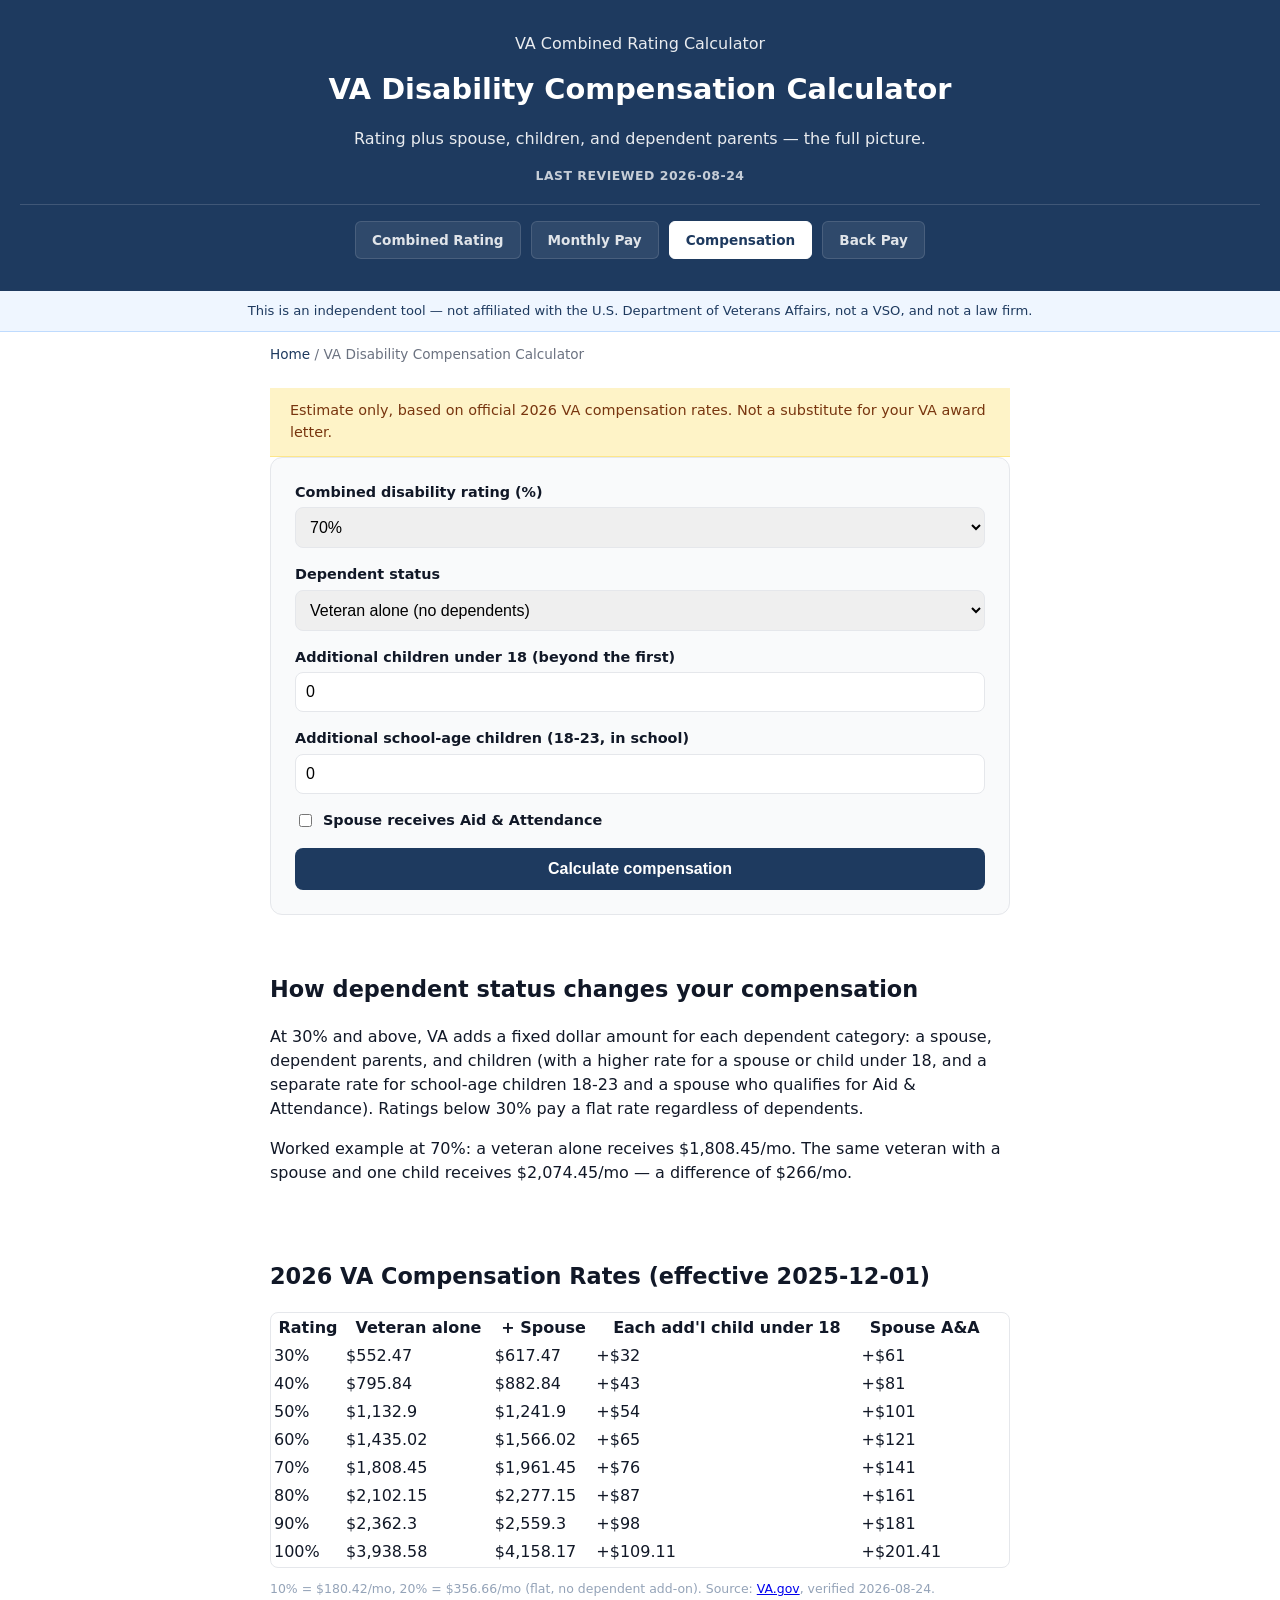
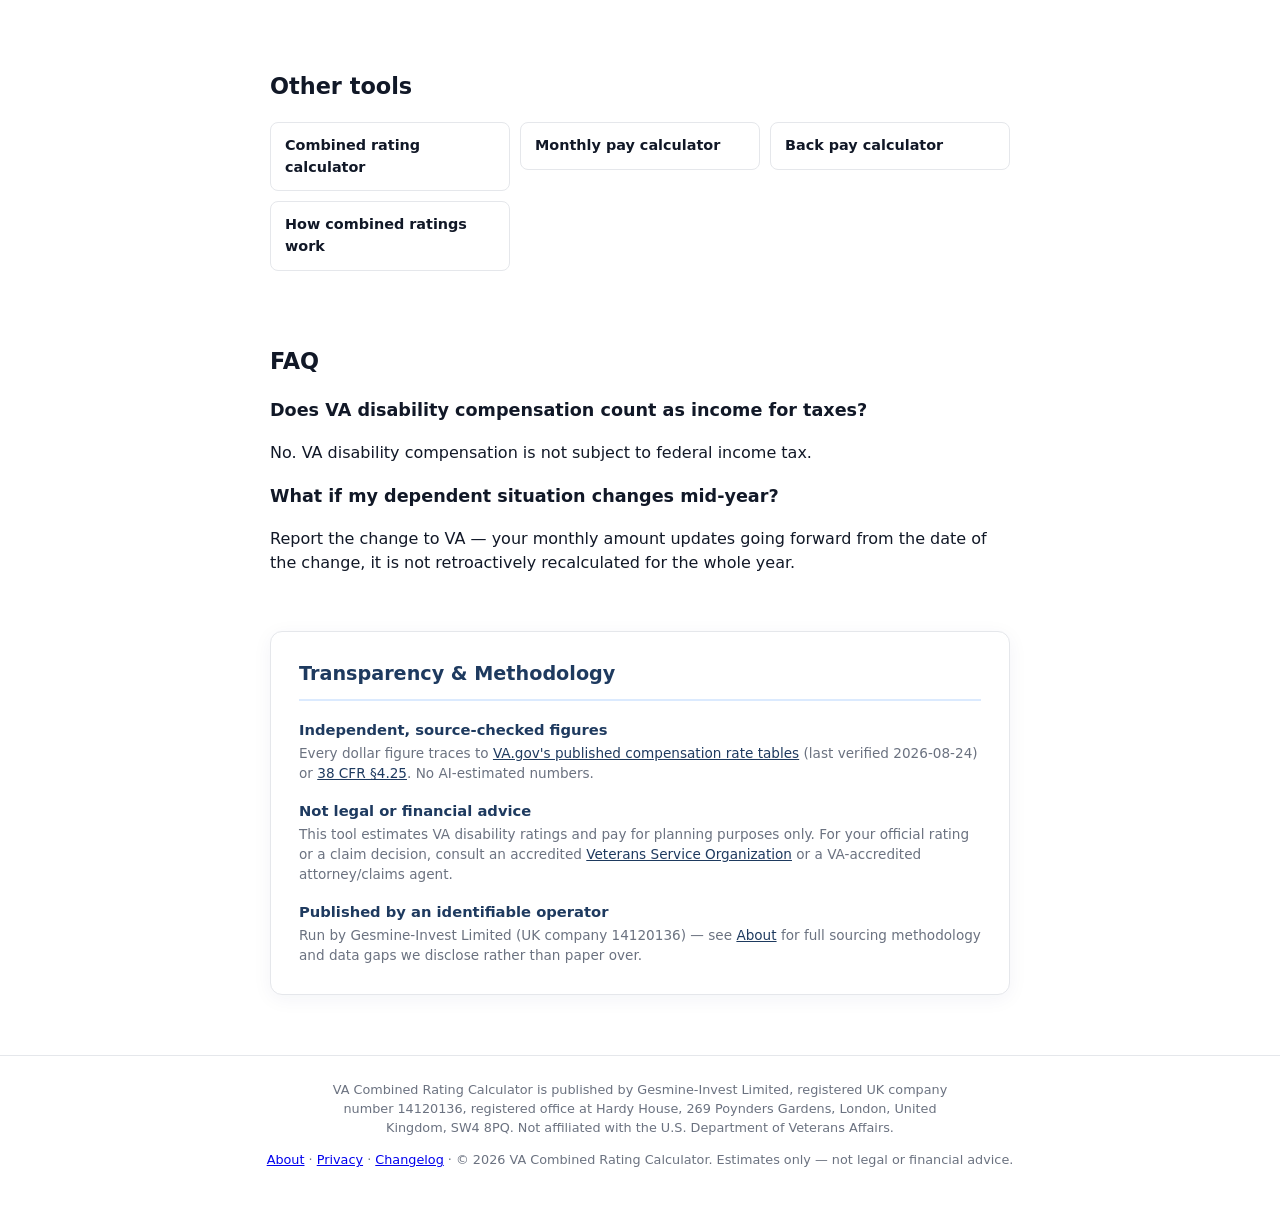
<file: va-disability-compensation-calculator/index.html>
<!doctype html>
<html lang="en">
<head>
<meta charset="utf-8">
<meta name="viewport" content="width=device-width, initial-scale=1">
<title>VA Disability Compensation Calculator — Full Dependent-Status Breakdown</title>
<meta name="description" content="Calculate your VA disability compensation including spouse, children, and dependent-parent add-ons, using official 2026 rates.">
<link rel="canonical" href="https://combinedratingcalc.com/va-disability-compensation-calculator/">
<meta property="og:title" content="VA Disability Compensation Calculator — Full Dependent-Status Breakdown">
<meta property="og:description" content="Calculate your VA disability compensation including spouse, children, and dependent-parent add-ons, using official 2026 rates.">
<meta property="og:type" content="website">
<meta property="og:url" content="https://combinedratingcalc.com/va-disability-compensation-calculator/">
<meta name="twitter:card" content="summary_large_image">
<link rel="icon" href="/favicon.svg" type="image/svg+xml">
<link rel="stylesheet" href="/assets/styles.css?v=1787753590303">
<script type="application/ld+json">{"@context":"https://schema.org","@graph":[{"@type":"WebApplication","applicationCategory":"FinanceApplication","operatingSystem":"Any","offers":{"@type":"Offer","price":"0","priceCurrency":"USD"},"dateModified":"2026-08-24","author":{"@type":"Organization","name":"Gesmine-Invest Limited","legalName":"Gesmine-Invest Limited","url":"https://combinedratingcalc.com","identifier":{"@type":"PropertyValue","propertyID":"UK Company Number","value":"14120136"},"address":{"@type":"PostalAddress","streetAddress":"Hardy House, 269 Poynders Gardens","addressLocality":"London","postalCode":"SW4 8PQ","addressCountry":"GB"}},"publisher":{"@type":"Organization","name":"Gesmine-Invest Limited","legalName":"Gesmine-Invest Limited","url":"https://combinedratingcalc.com","identifier":{"@type":"PropertyValue","propertyID":"UK Company Number","value":"14120136"},"address":{"@type":"PostalAddress","streetAddress":"Hardy House, 269 Poynders Gardens","addressLocality":"London","postalCode":"SW4 8PQ","addressCountry":"GB"}},"version":"2026-08-v1","name":"VA Disability Compensation Calculator"},{"@type":"FAQPage","mainEntity":[{"@type":"Question","name":"Does VA disability compensation count as income for taxes?","acceptedAnswer":{"@type":"Answer","text":"No. VA disability compensation is not subject to federal income tax."}},{"@type":"Question","name":"What if my dependent situation changes mid-year?","acceptedAnswer":{"@type":"Answer","text":"Report the change to VA — your monthly amount updates going forward from the date of the change, it is not retroactively recalculated for the whole year."}}]},{"@type":"BreadcrumbList","itemListElement":[{"@type":"ListItem","position":1,"name":"Home","item":"https://combinedratingcalc.com/"},{"@type":"ListItem","position":2,"name":"VA Disability Compensation Calculator","item":"https://combinedratingcalc.com/va-disability-compensation-calculator/"}]},{"@type":"Organization","name":"Gesmine-Invest Limited","legalName":"Gesmine-Invest Limited","url":"https://combinedratingcalc.com","identifier":{"@type":"PropertyValue","propertyID":"UK Company Number","value":"14120136"},"address":{"@type":"PostalAddress","streetAddress":"Hardy House, 269 Poynders Gardens","addressLocality":"London","postalCode":"SW4 8PQ","addressCountry":"GB"}}]}</script>
</head>
<body>
<header>
<a href="/">VA Combined Rating Calculator</a>
<h1>VA Disability Compensation Calculator</h1>
<p>Rating plus spouse, children, and dependent parents — the full picture.</p>
<p class="reviewed-badge">Last reviewed 2026-08-24</p>
<nav class="site-nav">
  <a href="/">Combined Rating</a>
  <a href="/va-disability-pay-calculator/">Monthly Pay</a>
  <a href="/va-disability-compensation-calculator/" class="active" aria-current="page">Compensation</a>
  <a href="/va-disability-back-pay-calculator/">Back Pay</a>
</nav>
</header>
<div class="va-branding-notice">This is an independent tool — not affiliated with the U.S. Department of Veterans Affairs, not a VSO, and not a law firm.</div>
<nav class="crumbs"><a href="/">Home</a> / VA Disability Compensation Calculator</nav>
<main>

<div class="disclaimer-banner">Estimate only, based on official 2026 VA compensation rates. Not a substitute for your VA award letter.</div>
<form id="calc-form">
  <label>Combined disability rating (%)
    <select id="ratingPct">
      <option value="10">10%</option><option value="20">20%</option>
      <option value="30">30%</option><option value="40">40%</option><option value="50">50%</option>
      <option value="60">60%</option><option value="70" selected>70%</option><option value="80">80%</option>
      <option value="90">90%</option><option value="100">100%</option>
    </select>
  </label>
  <label>Dependent status
    <select id="depStatus">
        <option value="alone">Veteran alone (no dependents)</option>
        <option value="spouse_no_children">Spouse only</option>
        <option value="spouse_1_parent">Spouse + 1 dependent parent</option>
        <option value="spouse_2_parents">Spouse + 2 dependent parents</option>
        <option value="parent_1">1 dependent parent only</option>
        <option value="parent_2">2 dependent parents only</option>
        <option value="child_1_only">1 child only (no spouse)</option>
        <option value="child_1_spouse">Spouse + 1 child</option>
        <option value="child_1_spouse_1_parent">Spouse + 1 child + 1 parent</option>
        <option value="child_1_spouse_2_parents">Spouse + 1 child + 2 parents</option>
        <option value="child_1_parent_1">1 child + 1 parent</option>
        <option value="child_1_parent_2">1 child + 2 parents</option></select>
  </label>
  <label>Additional children under 18 (beyond the first)
    <input type="number" id="extraChildren" min="0" step="1" value="0">
  </label>
  <label>Additional school-age children (18-23, in school)
    <input type="number" id="extraSchoolChildren" min="0" step="1" value="0">
  </label>
  <label class="checkbox-label"><input type="checkbox" id="spouseAA"> Spouse receives Aid &amp; Attendance</label>
  <button type="submit" class="submit-btn">Calculate compensation</button>
</form>
<div id="results-block">
  <div class="result-amount" id="r-monthly">$0/mo</div>
  <p id="r-note" class="privacy-note"></p>
</div>

<section id="with-dependents">
<h2>How dependent status changes your compensation</h2>
<p>At 30% and above, VA adds a fixed dollar amount for each dependent category: a spouse, dependent parents, and children (with a higher rate for a spouse or child under 18, and a separate rate for school-age children 18-23 and a spouse who qualifies for Aid &amp; Attendance). Ratings below 30% pay a flat rate regardless of dependents.</p>
<p>Worked example at 70%: a veteran alone receives $1,808.45/mo. The same veteran with a spouse and one child receives $2,074.45/mo — a difference of $266/mo.</p>
</section>


<section>
<h2>2026 VA Compensation Rates (effective 2025-12-01)</h2>
<div class="rate-table-wrapper">
<table>
<tr><th>Rating</th><th>Veteran alone</th><th>+ Spouse</th><th>Each add'l child under 18</th><th>Spouse A&amp;A</th></tr>
<tr><td>30%</td><td>$552.47</td><td>$617.47</td><td>+$32</td><td>+$61</td></tr>
<tr><td>40%</td><td>$795.84</td><td>$882.84</td><td>+$43</td><td>+$81</td></tr>
<tr><td>50%</td><td>$1,132.9</td><td>$1,241.9</td><td>+$54</td><td>+$101</td></tr>
<tr><td>60%</td><td>$1,435.02</td><td>$1,566.02</td><td>+$65</td><td>+$121</td></tr>
<tr><td>70%</td><td>$1,808.45</td><td>$1,961.45</td><td>+$76</td><td>+$141</td></tr>
<tr><td>80%</td><td>$2,102.15</td><td>$2,277.15</td><td>+$87</td><td>+$161</td></tr>
<tr><td>90%</td><td>$2,362.3</td><td>$2,559.3</td><td>+$98</td><td>+$181</td></tr>
<tr><td>100%</td><td>$3,938.58</td><td>$4,158.17</td><td>+$109.11</td><td>+$201.41</td></tr>
</table>
</div>
<p class="formula-footnote">10% = $180.42/mo, 20% = $356.66/mo (flat, no dependent add-on). Source: <a href="https://www.va.gov/disability/compensation-rates/veteran-rates/" rel="nofollow noopener">VA.gov</a>, verified 2026-08-24.</p>
</section>

<section>
<h2>Other tools</h2>
<ul class="tool-links">
  <li><a href="/">Combined rating calculator</a></li>
  <li><a href="/va-disability-pay-calculator/">Monthly pay calculator</a></li>
  <li><a href="/va-disability-back-pay-calculator/">Back pay calculator</a></li>
  <li><a href="/guides/how-va-combined-ratings-work/">How combined ratings work</a></li>
</ul>
</section>
<section>
<h2>FAQ</h2>
<h3>Does VA disability compensation count as income for taxes?</h3>
<p>No. VA disability compensation is not subject to federal income tax.</p>
<h3>What if my dependent situation changes mid-year?</h3>
<p>Report the change to VA — your monthly amount updates going forward from the date of the change, it is not retroactively recalculated for the whole year.</p>
</section>
<script>
const RATE_TABLE = {"effective_date":"2025-12-01","cola_percent":null,"source":{"url":"https://www.va.gov/disability/compensation-rates/veteran-rates/","retrieved":"2026-08-24"},"last_verified":"2026-08-24","rates_10_20":{"10":180.42,"20":356.66},"rates_30_100":{"30":{"alone":552.47,"spouse_no_children":617.47,"spouse_1_parent":669.47,"spouse_2_parents":721.47,"parent_1":604.47,"parent_2":656.47,"child_1_only":596.47,"child_1_spouse":666.47,"child_1_spouse_1_parent":718.47,"child_1_spouse_2_parents":770.47,"child_1_parent_1":648.47,"child_1_parent_2":700.47,"additional_child_under_18":32,"additional_child_over_18_school":105,"additional_spouse_aid_attendance":61},"40":{"alone":795.84,"spouse_no_children":882.84,"spouse_1_parent":952.84,"spouse_2_parents":1022.84,"parent_1":865.84,"parent_2":935.84,"child_1_only":853.84,"child_1_spouse":947.84,"child_1_spouse_1_parent":1017.84,"child_1_spouse_2_parents":1087.84,"child_1_parent_1":923.84,"child_1_parent_2":993.84,"additional_child_under_18":43,"additional_child_over_18_school":140,"additional_spouse_aid_attendance":81},"50":{"alone":1132.9,"spouse_no_children":1241.9,"spouse_1_parent":1329.9,"spouse_2_parents":1417.9,"parent_1":1220.9,"parent_2":1308.9,"child_1_only":1205.9,"child_1_spouse":1322.9,"child_1_spouse_1_parent":1410.9,"child_1_spouse_2_parents":1498.9,"child_1_parent_1":1293.9,"child_1_parent_2":1381.9,"additional_child_under_18":54,"additional_child_over_18_school":176,"additional_spouse_aid_attendance":101},"60":{"alone":1435.02,"spouse_no_children":1566.02,"spouse_1_parent":1671.02,"spouse_2_parents":1776.02,"parent_1":1540.02,"parent_2":1645.02,"child_1_only":1523.02,"child_1_spouse":1663.02,"child_1_spouse_1_parent":1768.02,"child_1_spouse_2_parents":1873.02,"child_1_parent_1":1628.02,"child_1_parent_2":1733.02,"additional_child_under_18":65,"additional_child_over_18_school":211,"additional_spouse_aid_attendance":121},"70":{"alone":1808.45,"spouse_no_children":1961.45,"spouse_1_parent":2084.45,"spouse_2_parents":2207.45,"parent_1":1931.45,"parent_2":2054.45,"child_1_only":1910.45,"child_1_spouse":2074.45,"child_1_spouse_1_parent":2197.45,"child_1_spouse_2_parents":2320.45,"child_1_parent_1":2033.45,"child_1_parent_2":2156.45,"additional_child_under_18":76,"additional_child_over_18_school":246,"additional_spouse_aid_attendance":141},"80":{"alone":2102.15,"spouse_no_children":2277.15,"spouse_1_parent":2417.15,"spouse_2_parents":2557.15,"parent_1":2242.15,"parent_2":2382.15,"child_1_only":2219.15,"child_1_spouse":2406.15,"child_1_spouse_1_parent":2546.15,"child_1_spouse_2_parents":2686.15,"child_1_parent_1":2359.15,"child_1_parent_2":2499.15,"additional_child_under_18":87,"additional_child_over_18_school":281,"additional_spouse_aid_attendance":161},"90":{"alone":2362.3,"spouse_no_children":2559.3,"spouse_1_parent":2717.3,"spouse_2_parents":2875.3,"parent_1":2520.3,"parent_2":2678.3,"child_1_only":2494.3,"child_1_spouse":2704.3,"child_1_spouse_1_parent":2862.3,"child_1_spouse_2_parents":3020.3,"child_1_parent_1":2652.3,"child_1_parent_2":2810.3,"additional_child_under_18":98,"additional_child_over_18_school":317,"additional_spouse_aid_attendance":181},"100":{"alone":3938.58,"spouse_no_children":4158.17,"spouse_1_parent":4334.41,"spouse_2_parents":4510.65,"parent_1":4114.82,"parent_2":4291.06,"child_1_only":4085.43,"child_1_spouse":4318.99,"child_1_spouse_1_parent":4495.23,"child_1_spouse_2_parents":4671.47,"child_1_parent_1":4261.67,"child_1_parent_2":4437.91,"additional_child_under_18":109.11,"additional_child_over_18_school":352.45,"additional_spouse_aid_attendance":201.41}},"notes":"SMC (Special Monthly Compensation) not modeled — site directs users with catastrophic/loss-of-use disabilities to consult a VSO. Rates shown are 48-state/DC rates; no territory-specific adjustments modeled in v1."};
document.getElementById('calc-form').addEventListener('submit', function(e) {
  e.preventDefault();
  const ratingPct = Number(document.getElementById('ratingPct').value);
  const dependents = {
    status: document.getElementById('depStatus').value,
    extraChildrenUnder18: Number(document.getElementById('extraChildren').value) || 0,
    extraChildrenSchool: Number(document.getElementById('extraSchoolChildren').value) || 0,
    spouseAA: document.getElementById('spouseAA').checked
  };
  const r = lookupMonthlyPay(ratingPct, dependents, RATE_TABLE);
  document.getElementById('r-monthly').textContent = fmtUSD(r.monthly) + '/mo';
  document.getElementById('r-note').textContent = r.note;
  document.getElementById('results-block').classList.add('visible');
});
</script>

<div class="eeat-section">
  <h2 class="eeat-title">Transparency &amp; Methodology</h2>
  <div class="eeat-compliance-item">
    <div class="eeat-compliance-text"><h4>Independent, source-checked figures</h4><p>Every dollar figure traces to <a href="https://www.va.gov/disability/compensation-rates/veteran-rates/" target="_blank" rel="noopener">VA.gov's published compensation rate tables</a> (last verified 2026-08-24) or <a href="https://www.ecfr.gov/current/title-38/chapter-I/part-4/subpart-A/section-4.25" target="_blank" rel="noopener">38 CFR §4.25</a>. No AI-estimated numbers.</p></div>
  </div>
  <div class="eeat-compliance-item">
    <div class="eeat-compliance-text"><h4>Not legal or financial advice</h4><p>This tool estimates VA disability ratings and pay for planning purposes only. For your official rating or a claim decision, consult an accredited <a href="https://www.va.gov/vso/" target="_blank" rel="noopener">Veterans Service Organization</a> or a VA-accredited attorney/claims agent.</p></div>
  </div>
  <div class="eeat-compliance-item">
    <div class="eeat-compliance-text"><h4>Published by an identifiable operator</h4><p>Run by Gesmine-Invest Limited (UK company 14120136) — see <a href="/about/">About</a> for full sourcing methodology and data gaps we disclose rather than paper over.</p></div>
  </div>
</div>
</main>
<footer>
<p>VA Combined Rating Calculator is published by Gesmine-Invest Limited, registered UK company number 14120136, registered office at Hardy House, 269 Poynders Gardens, London, United Kingdom, SW4 8PQ. Not affiliated with the U.S. Department of Veterans Affairs.</p>
<p><a href="/about/">About</a> · <a href="/privacy/">Privacy</a> · <a href="/changelog/">Changelog</a> · &copy; 2026 VA Combined Rating Calculator. Estimates only — not legal or financial advice.</p>
</footer>
<script src="/assets/calc-engine.js"></script>
</body>
</html>
</file>
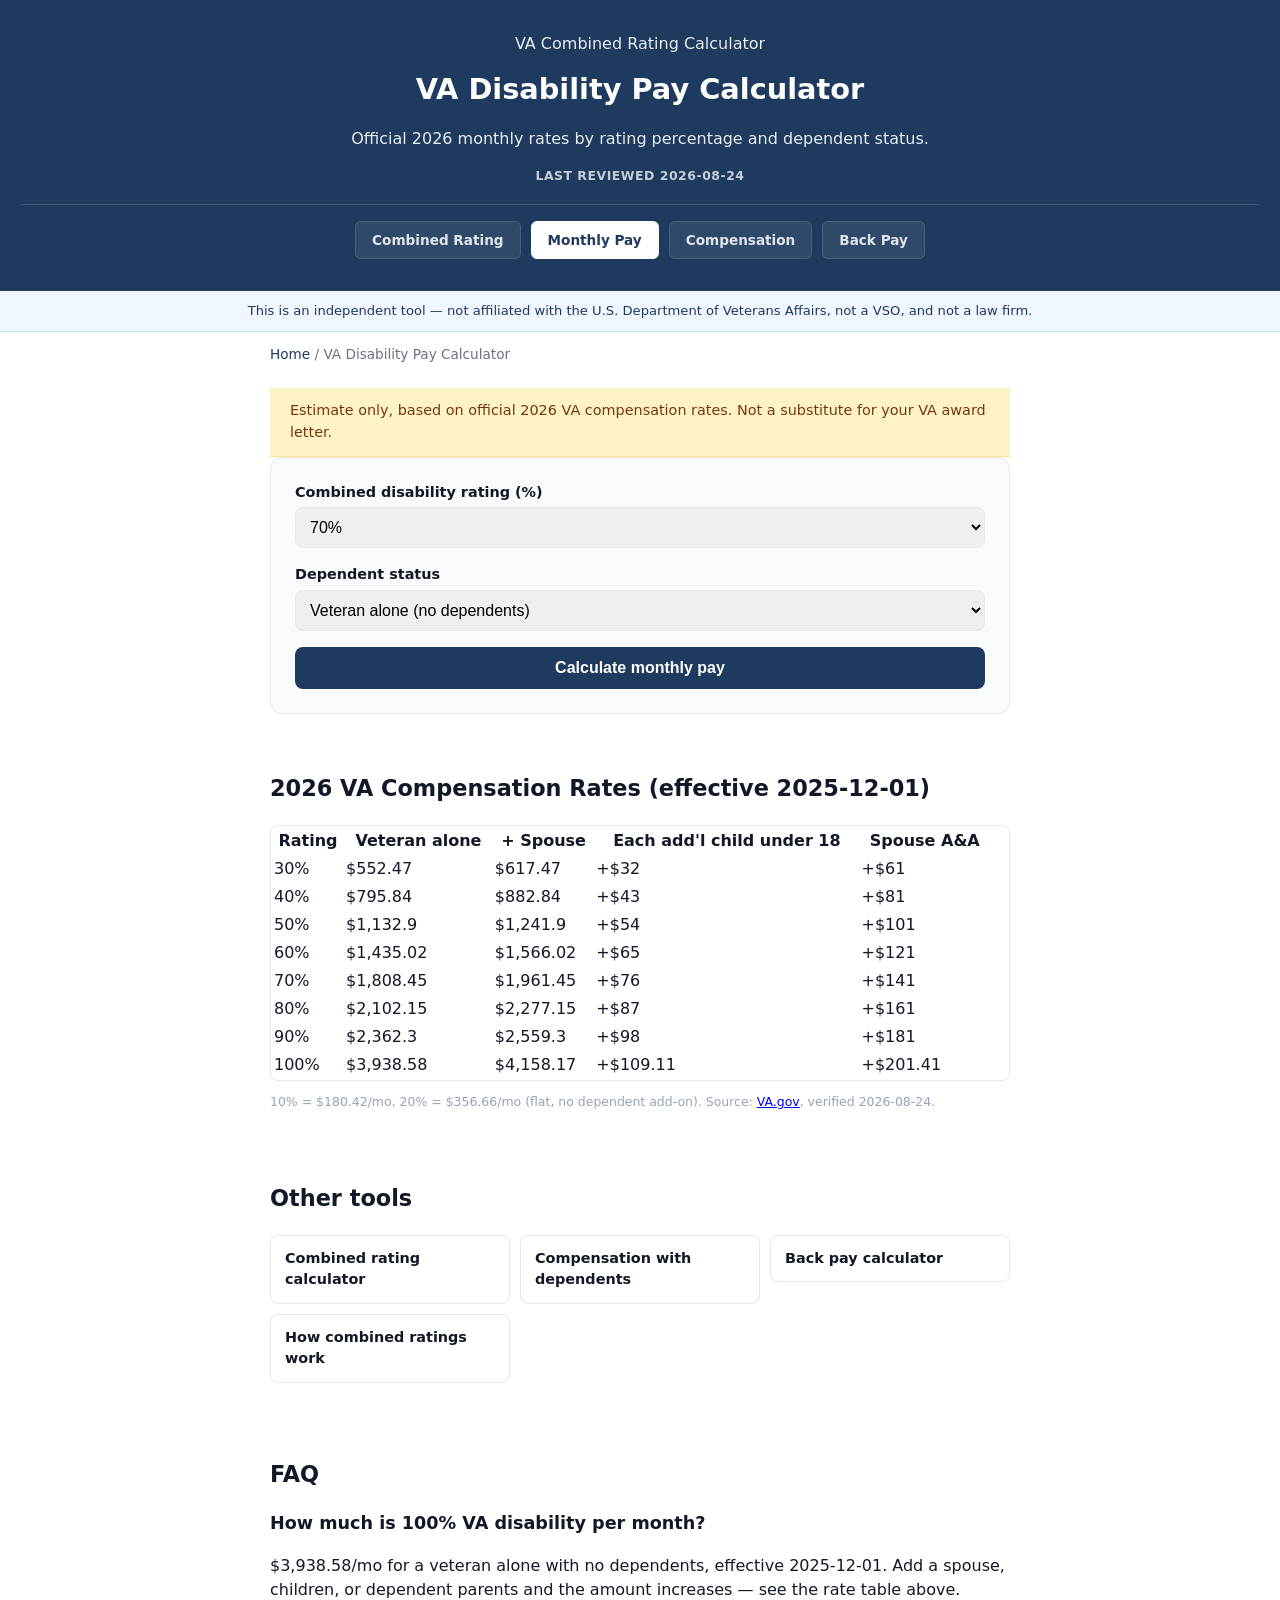
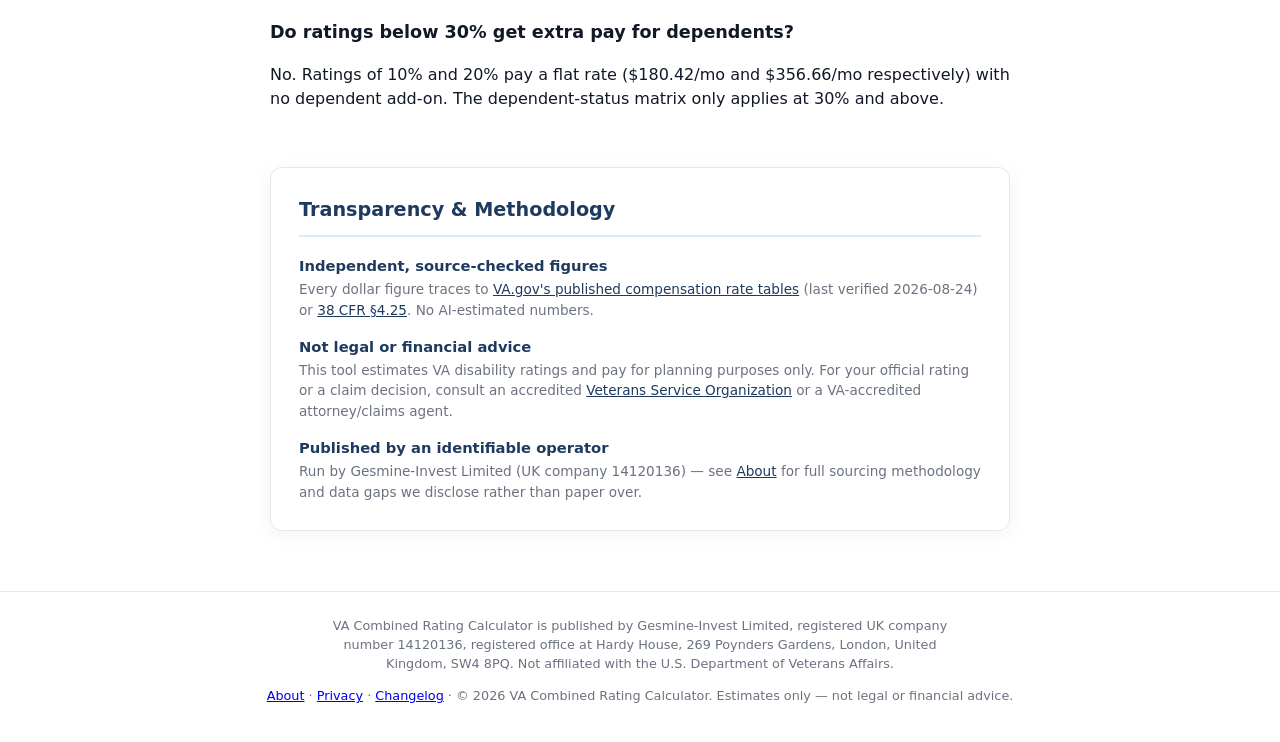
<file: va-disability-pay-calculator/index.html>
<!doctype html>
<html lang="en">
<head>
<meta charset="utf-8">
<meta name="viewport" content="width=device-width, initial-scale=1">
<title>VA Disability Pay Calculator — 2026 Monthly Rates by Rating & Dependents</title>
<meta name="description" content="Look up your exact monthly VA disability compensation by combined rating percentage and dependent status, using official 2026 VA rates.">
<link rel="canonical" href="https://combinedratingcalc.com/va-disability-pay-calculator/">
<meta property="og:title" content="VA Disability Pay Calculator — 2026 Monthly Rates by Rating & Dependents">
<meta property="og:description" content="Look up your exact monthly VA disability compensation by combined rating percentage and dependent status, using official 2026 VA rates.">
<meta property="og:type" content="website">
<meta property="og:url" content="https://combinedratingcalc.com/va-disability-pay-calculator/">
<meta name="twitter:card" content="summary_large_image">
<link rel="icon" href="/favicon.svg" type="image/svg+xml">
<link rel="stylesheet" href="/assets/styles.css?v=1787753590303">
<script type="application/ld+json">{"@context":"https://schema.org","@graph":[{"@type":"WebApplication","applicationCategory":"FinanceApplication","operatingSystem":"Any","offers":{"@type":"Offer","price":"0","priceCurrency":"USD"},"dateModified":"2026-08-24","author":{"@type":"Organization","name":"Gesmine-Invest Limited","legalName":"Gesmine-Invest Limited","url":"https://combinedratingcalc.com","identifier":{"@type":"PropertyValue","propertyID":"UK Company Number","value":"14120136"},"address":{"@type":"PostalAddress","streetAddress":"Hardy House, 269 Poynders Gardens","addressLocality":"London","postalCode":"SW4 8PQ","addressCountry":"GB"}},"publisher":{"@type":"Organization","name":"Gesmine-Invest Limited","legalName":"Gesmine-Invest Limited","url":"https://combinedratingcalc.com","identifier":{"@type":"PropertyValue","propertyID":"UK Company Number","value":"14120136"},"address":{"@type":"PostalAddress","streetAddress":"Hardy House, 269 Poynders Gardens","addressLocality":"London","postalCode":"SW4 8PQ","addressCountry":"GB"}},"version":"2026-08-v1","name":"VA Disability Pay Calculator"},{"@type":"FAQPage","mainEntity":[{"@type":"Question","name":"How much is 100% VA disability per month?","acceptedAnswer":{"@type":"Answer","text":"$3,938.58/mo for a veteran alone with no dependents, effective 2025-12-01."}},{"@type":"Question","name":"Do ratings below 30% get extra pay for dependents?","acceptedAnswer":{"@type":"Answer","text":"No. Ratings of 10% and 20% pay a flat rate with no dependent add-on."}}]},{"@type":"BreadcrumbList","itemListElement":[{"@type":"ListItem","position":1,"name":"Home","item":"https://combinedratingcalc.com/"},{"@type":"ListItem","position":2,"name":"VA Disability Pay Calculator","item":"https://combinedratingcalc.com/va-disability-pay-calculator/"}]},{"@type":"Organization","name":"Gesmine-Invest Limited","legalName":"Gesmine-Invest Limited","url":"https://combinedratingcalc.com","identifier":{"@type":"PropertyValue","propertyID":"UK Company Number","value":"14120136"},"address":{"@type":"PostalAddress","streetAddress":"Hardy House, 269 Poynders Gardens","addressLocality":"London","postalCode":"SW4 8PQ","addressCountry":"GB"}}]}</script>
</head>
<body>
<header>
<a href="/">VA Combined Rating Calculator</a>
<h1>VA Disability Pay Calculator</h1>
<p>Official 2026 monthly rates by rating percentage and dependent status.</p>
<p class="reviewed-badge">Last reviewed 2026-08-24</p>
<nav class="site-nav">
  <a href="/">Combined Rating</a>
  <a href="/va-disability-pay-calculator/" class="active" aria-current="page">Monthly Pay</a>
  <a href="/va-disability-compensation-calculator/">Compensation</a>
  <a href="/va-disability-back-pay-calculator/">Back Pay</a>
</nav>
</header>
<div class="va-branding-notice">This is an independent tool — not affiliated with the U.S. Department of Veterans Affairs, not a VSO, and not a law firm.</div>
<nav class="crumbs"><a href="/">Home</a> / VA Disability Pay Calculator</nav>
<main>

<div class="disclaimer-banner">Estimate only, based on official 2026 VA compensation rates. Not a substitute for your VA award letter.</div>
<form id="calc-form">
  <label>Combined disability rating (%)
    <select id="ratingPct">
      <option value="10">10%</option><option value="20">20%</option>
      <option value="30">30%</option><option value="40">40%</option><option value="50">50%</option>
      <option value="60">60%</option><option value="70" selected>70%</option><option value="80">80%</option>
      <option value="90">90%</option><option value="100">100%</option>
    </select>
  </label>
  <label>Dependent status
    <select id="depStatus">
        <option value="alone">Veteran alone (no dependents)</option>
        <option value="spouse_no_children">Spouse only</option>
        <option value="spouse_1_parent">Spouse + 1 dependent parent</option>
        <option value="spouse_2_parents">Spouse + 2 dependent parents</option>
        <option value="parent_1">1 dependent parent only</option>
        <option value="parent_2">2 dependent parents only</option>
        <option value="child_1_only">1 child only (no spouse)</option>
        <option value="child_1_spouse">Spouse + 1 child</option>
        <option value="child_1_spouse_1_parent">Spouse + 1 child + 1 parent</option>
        <option value="child_1_spouse_2_parents">Spouse + 1 child + 2 parents</option>
        <option value="child_1_parent_1">1 child + 1 parent</option>
        <option value="child_1_parent_2">1 child + 2 parents</option></select>
  </label>
  <button type="submit" class="submit-btn">Calculate monthly pay</button>
</form>
<div id="results-block">
  <div class="result-amount" id="r-monthly">$0/mo</div>
  <p id="r-note" class="privacy-note"></p>
</div>

<section>
<h2>2026 VA Compensation Rates (effective 2025-12-01)</h2>
<div class="rate-table-wrapper">
<table>
<tr><th>Rating</th><th>Veteran alone</th><th>+ Spouse</th><th>Each add'l child under 18</th><th>Spouse A&amp;A</th></tr>
<tr><td>30%</td><td>$552.47</td><td>$617.47</td><td>+$32</td><td>+$61</td></tr>
<tr><td>40%</td><td>$795.84</td><td>$882.84</td><td>+$43</td><td>+$81</td></tr>
<tr><td>50%</td><td>$1,132.9</td><td>$1,241.9</td><td>+$54</td><td>+$101</td></tr>
<tr><td>60%</td><td>$1,435.02</td><td>$1,566.02</td><td>+$65</td><td>+$121</td></tr>
<tr><td>70%</td><td>$1,808.45</td><td>$1,961.45</td><td>+$76</td><td>+$141</td></tr>
<tr><td>80%</td><td>$2,102.15</td><td>$2,277.15</td><td>+$87</td><td>+$161</td></tr>
<tr><td>90%</td><td>$2,362.3</td><td>$2,559.3</td><td>+$98</td><td>+$181</td></tr>
<tr><td>100%</td><td>$3,938.58</td><td>$4,158.17</td><td>+$109.11</td><td>+$201.41</td></tr>
</table>
</div>
<p class="formula-footnote">10% = $180.42/mo, 20% = $356.66/mo (flat, no dependent add-on). Source: <a href="https://www.va.gov/disability/compensation-rates/veteran-rates/" rel="nofollow noopener">VA.gov</a>, verified 2026-08-24.</p>
</section>

<section>
<h2>Other tools</h2>
<ul class="tool-links">
  <li><a href="/">Combined rating calculator</a></li>
  <li><a href="/va-disability-compensation-calculator/">Compensation with dependents</a></li>
  <li><a href="/va-disability-back-pay-calculator/">Back pay calculator</a></li>
  <li><a href="/guides/how-va-combined-ratings-work/">How combined ratings work</a></li>
</ul>
</section>
<section>
<h2>FAQ</h2>
<h3>How much is 100% VA disability per month?</h3>
<p>$3,938.58/mo for a veteran alone with no dependents, effective 2025-12-01. Add a spouse, children, or dependent parents and the amount increases — see the rate table above.</p>
<h3>Do ratings below 30% get extra pay for dependents?</h3>
<p>No. Ratings of 10% and 20% pay a flat rate ($180.42/mo and $356.66/mo respectively) with no dependent add-on. The dependent-status matrix only applies at 30% and above.</p>
</section>
<script>
const RATE_TABLE = {"effective_date":"2025-12-01","cola_percent":null,"source":{"url":"https://www.va.gov/disability/compensation-rates/veteran-rates/","retrieved":"2026-08-24"},"last_verified":"2026-08-24","rates_10_20":{"10":180.42,"20":356.66},"rates_30_100":{"30":{"alone":552.47,"spouse_no_children":617.47,"spouse_1_parent":669.47,"spouse_2_parents":721.47,"parent_1":604.47,"parent_2":656.47,"child_1_only":596.47,"child_1_spouse":666.47,"child_1_spouse_1_parent":718.47,"child_1_spouse_2_parents":770.47,"child_1_parent_1":648.47,"child_1_parent_2":700.47,"additional_child_under_18":32,"additional_child_over_18_school":105,"additional_spouse_aid_attendance":61},"40":{"alone":795.84,"spouse_no_children":882.84,"spouse_1_parent":952.84,"spouse_2_parents":1022.84,"parent_1":865.84,"parent_2":935.84,"child_1_only":853.84,"child_1_spouse":947.84,"child_1_spouse_1_parent":1017.84,"child_1_spouse_2_parents":1087.84,"child_1_parent_1":923.84,"child_1_parent_2":993.84,"additional_child_under_18":43,"additional_child_over_18_school":140,"additional_spouse_aid_attendance":81},"50":{"alone":1132.9,"spouse_no_children":1241.9,"spouse_1_parent":1329.9,"spouse_2_parents":1417.9,"parent_1":1220.9,"parent_2":1308.9,"child_1_only":1205.9,"child_1_spouse":1322.9,"child_1_spouse_1_parent":1410.9,"child_1_spouse_2_parents":1498.9,"child_1_parent_1":1293.9,"child_1_parent_2":1381.9,"additional_child_under_18":54,"additional_child_over_18_school":176,"additional_spouse_aid_attendance":101},"60":{"alone":1435.02,"spouse_no_children":1566.02,"spouse_1_parent":1671.02,"spouse_2_parents":1776.02,"parent_1":1540.02,"parent_2":1645.02,"child_1_only":1523.02,"child_1_spouse":1663.02,"child_1_spouse_1_parent":1768.02,"child_1_spouse_2_parents":1873.02,"child_1_parent_1":1628.02,"child_1_parent_2":1733.02,"additional_child_under_18":65,"additional_child_over_18_school":211,"additional_spouse_aid_attendance":121},"70":{"alone":1808.45,"spouse_no_children":1961.45,"spouse_1_parent":2084.45,"spouse_2_parents":2207.45,"parent_1":1931.45,"parent_2":2054.45,"child_1_only":1910.45,"child_1_spouse":2074.45,"child_1_spouse_1_parent":2197.45,"child_1_spouse_2_parents":2320.45,"child_1_parent_1":2033.45,"child_1_parent_2":2156.45,"additional_child_under_18":76,"additional_child_over_18_school":246,"additional_spouse_aid_attendance":141},"80":{"alone":2102.15,"spouse_no_children":2277.15,"spouse_1_parent":2417.15,"spouse_2_parents":2557.15,"parent_1":2242.15,"parent_2":2382.15,"child_1_only":2219.15,"child_1_spouse":2406.15,"child_1_spouse_1_parent":2546.15,"child_1_spouse_2_parents":2686.15,"child_1_parent_1":2359.15,"child_1_parent_2":2499.15,"additional_child_under_18":87,"additional_child_over_18_school":281,"additional_spouse_aid_attendance":161},"90":{"alone":2362.3,"spouse_no_children":2559.3,"spouse_1_parent":2717.3,"spouse_2_parents":2875.3,"parent_1":2520.3,"parent_2":2678.3,"child_1_only":2494.3,"child_1_spouse":2704.3,"child_1_spouse_1_parent":2862.3,"child_1_spouse_2_parents":3020.3,"child_1_parent_1":2652.3,"child_1_parent_2":2810.3,"additional_child_under_18":98,"additional_child_over_18_school":317,"additional_spouse_aid_attendance":181},"100":{"alone":3938.58,"spouse_no_children":4158.17,"spouse_1_parent":4334.41,"spouse_2_parents":4510.65,"parent_1":4114.82,"parent_2":4291.06,"child_1_only":4085.43,"child_1_spouse":4318.99,"child_1_spouse_1_parent":4495.23,"child_1_spouse_2_parents":4671.47,"child_1_parent_1":4261.67,"child_1_parent_2":4437.91,"additional_child_under_18":109.11,"additional_child_over_18_school":352.45,"additional_spouse_aid_attendance":201.41}},"notes":"SMC (Special Monthly Compensation) not modeled — site directs users with catastrophic/loss-of-use disabilities to consult a VSO. Rates shown are 48-state/DC rates; no territory-specific adjustments modeled in v1."};
document.getElementById('calc-form').addEventListener('submit', function(e) {
  e.preventDefault();
  const ratingPct = Number(document.getElementById('ratingPct').value);
  const status = document.getElementById('depStatus').value;
  const r = lookupMonthlyPay(ratingPct, { status: status }, RATE_TABLE);
  document.getElementById('r-monthly').textContent = fmtUSD(r.monthly) + '/mo';
  document.getElementById('r-note').textContent = r.note;
  document.getElementById('results-block').classList.add('visible');
});
</script>

<div class="eeat-section">
  <h2 class="eeat-title">Transparency &amp; Methodology</h2>
  <div class="eeat-compliance-item">
    <div class="eeat-compliance-text"><h4>Independent, source-checked figures</h4><p>Every dollar figure traces to <a href="https://www.va.gov/disability/compensation-rates/veteran-rates/" target="_blank" rel="noopener">VA.gov's published compensation rate tables</a> (last verified 2026-08-24) or <a href="https://www.ecfr.gov/current/title-38/chapter-I/part-4/subpart-A/section-4.25" target="_blank" rel="noopener">38 CFR §4.25</a>. No AI-estimated numbers.</p></div>
  </div>
  <div class="eeat-compliance-item">
    <div class="eeat-compliance-text"><h4>Not legal or financial advice</h4><p>This tool estimates VA disability ratings and pay for planning purposes only. For your official rating or a claim decision, consult an accredited <a href="https://www.va.gov/vso/" target="_blank" rel="noopener">Veterans Service Organization</a> or a VA-accredited attorney/claims agent.</p></div>
  </div>
  <div class="eeat-compliance-item">
    <div class="eeat-compliance-text"><h4>Published by an identifiable operator</h4><p>Run by Gesmine-Invest Limited (UK company 14120136) — see <a href="/about/">About</a> for full sourcing methodology and data gaps we disclose rather than paper over.</p></div>
  </div>
</div>
</main>
<footer>
<p>VA Combined Rating Calculator is published by Gesmine-Invest Limited, registered UK company number 14120136, registered office at Hardy House, 269 Poynders Gardens, London, United Kingdom, SW4 8PQ. Not affiliated with the U.S. Department of Veterans Affairs.</p>
<p><a href="/about/">About</a> · <a href="/privacy/">Privacy</a> · <a href="/changelog/">Changelog</a> · &copy; 2026 VA Combined Rating Calculator. Estimates only — not legal or financial advice.</p>
</footer>
<script src="/assets/calc-engine.js"></script>
</body>
</html>
</file>
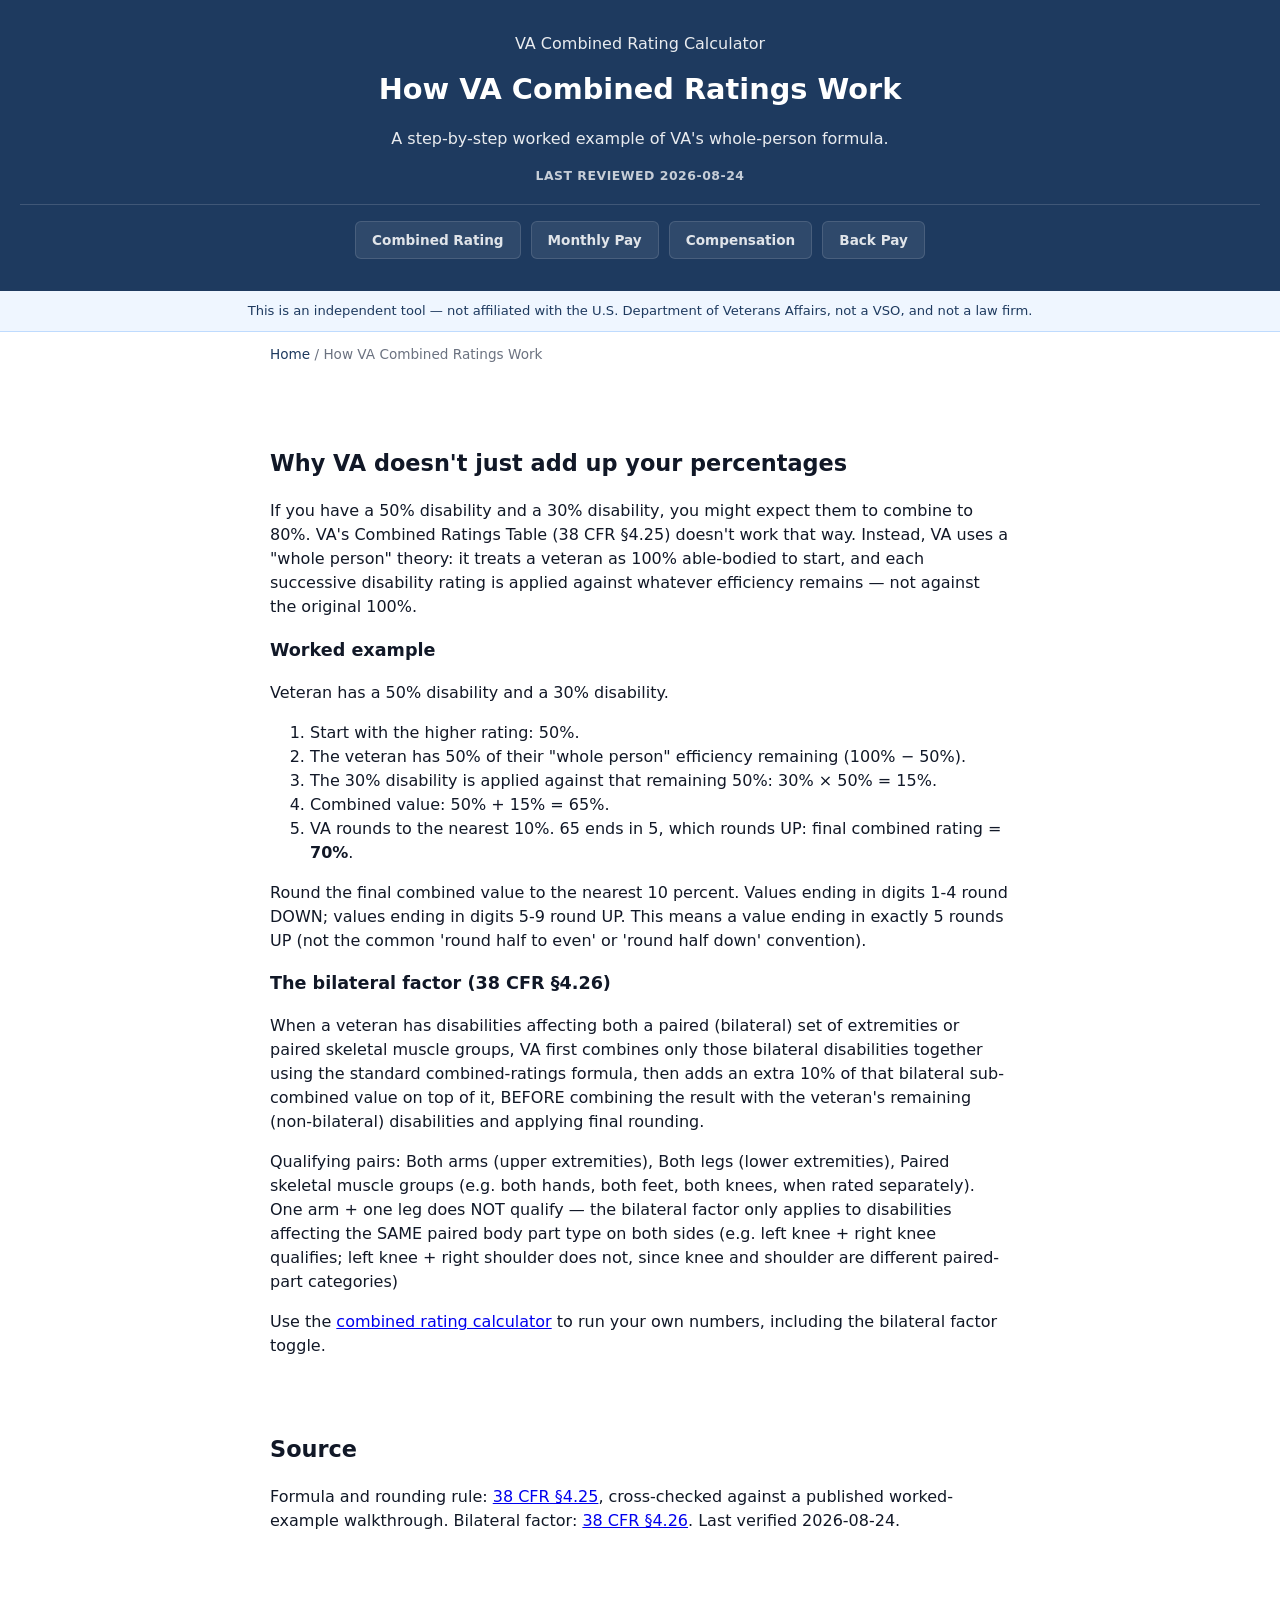
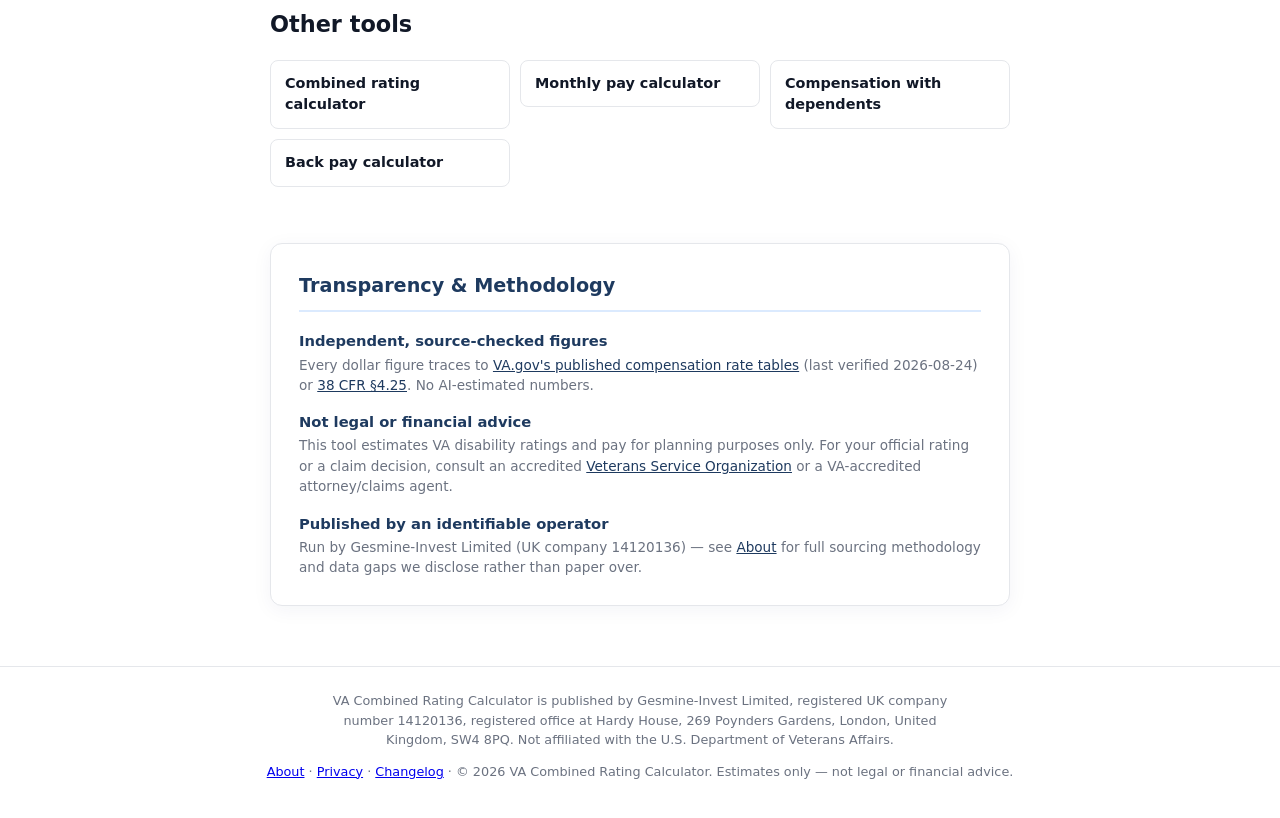
<file: guides/how-va-combined-ratings-work/index.html>
<!doctype html>
<html lang="en">
<head>
<meta charset="utf-8">
<meta name="viewport" content="width=device-width, initial-scale=1">
<title>How VA Combined Ratings Work — Worked Example</title>
<meta name="description" content="Why VA doesn't add disability percentages together, with a step-by-step worked example of the official whole-person combination formula.">
<link rel="canonical" href="https://combinedratingcalc.com/guides/how-va-combined-ratings-work/">
<meta property="og:title" content="How VA Combined Ratings Work — Worked Example">
<meta property="og:description" content="Why VA doesn't add disability percentages together, with a step-by-step worked example of the official whole-person combination formula.">
<meta property="og:type" content="website">
<meta property="og:url" content="https://combinedratingcalc.com/guides/how-va-combined-ratings-work/">
<meta name="twitter:card" content="summary_large_image">
<link rel="icon" href="/favicon.svg" type="image/svg+xml">
<link rel="stylesheet" href="/assets/styles.css?v=1787753590303">
<script type="application/ld+json">{"@context":"https://schema.org","@graph":[{"@type":"Article","headline":"How VA Combined Ratings Work","datePublished":"2026-08-24","dateModified":"2026-08-24","author":{"@type":"Organization","name":"Gesmine-Invest Limited","legalName":"Gesmine-Invest Limited","url":"https://combinedratingcalc.com","identifier":{"@type":"PropertyValue","propertyID":"UK Company Number","value":"14120136"},"address":{"@type":"PostalAddress","streetAddress":"Hardy House, 269 Poynders Gardens","addressLocality":"London","postalCode":"SW4 8PQ","addressCountry":"GB"}},"publisher":{"@type":"Organization","name":"Gesmine-Invest Limited","legalName":"Gesmine-Invest Limited","url":"https://combinedratingcalc.com","identifier":{"@type":"PropertyValue","propertyID":"UK Company Number","value":"14120136"},"address":{"@type":"PostalAddress","streetAddress":"Hardy House, 269 Poynders Gardens","addressLocality":"London","postalCode":"SW4 8PQ","addressCountry":"GB"}}},{"@type":"BreadcrumbList","itemListElement":[{"@type":"ListItem","position":1,"name":"Home","item":"https://combinedratingcalc.com/"},{"@type":"ListItem","position":2,"name":"How VA Combined Ratings Work","item":"https://combinedratingcalc.com/guides/how-va-combined-ratings-work/"}]},{"@type":"Organization","name":"Gesmine-Invest Limited","legalName":"Gesmine-Invest Limited","url":"https://combinedratingcalc.com","identifier":{"@type":"PropertyValue","propertyID":"UK Company Number","value":"14120136"},"address":{"@type":"PostalAddress","streetAddress":"Hardy House, 269 Poynders Gardens","addressLocality":"London","postalCode":"SW4 8PQ","addressCountry":"GB"}}]}</script>
</head>
<body>
<header>
<a href="/">VA Combined Rating Calculator</a>
<h1>How VA Combined Ratings Work</h1>
<p>A step-by-step worked example of VA's whole-person formula.</p>
<p class="reviewed-badge">Last reviewed 2026-08-24</p>
<nav class="site-nav">
  <a href="/">Combined Rating</a>
  <a href="/va-disability-pay-calculator/">Monthly Pay</a>
  <a href="/va-disability-compensation-calculator/">Compensation</a>
  <a href="/va-disability-back-pay-calculator/">Back Pay</a>
</nav>
</header>
<div class="va-branding-notice">This is an independent tool — not affiliated with the U.S. Department of Veterans Affairs, not a VSO, and not a law firm.</div>
<nav class="crumbs"><a href="/">Home</a> / How VA Combined Ratings Work</nav>
<main>

<section>
<h2>Why VA doesn't just add up your percentages</h2>
<p>If you have a 50% disability and a 30% disability, you might expect them to combine to 80%. VA's Combined Ratings Table (38 CFR §4.25) doesn't work that way. Instead, VA uses a "whole person" theory: it treats a veteran as 100% able-bodied to start, and each successive disability rating is applied against whatever efficiency remains — not against the original 100%.</p>
<h3>Worked example</h3>
<p>Veteran has a 50% disability and a 30% disability.</p>
<ol>
<li>Start with the higher rating: 50%.</li>
<li>The veteran has 50% of their "whole person" efficiency remaining (100% − 50%).</li>
<li>The 30% disability is applied against that remaining 50%: 30% × 50% = 15%.</li>
<li>Combined value: 50% + 15% = 65%.</li>
<li>VA rounds to the nearest 10%. 65 ends in 5, which rounds UP: final combined rating = <strong>70%</strong>.</li>
</ol>
<p>Round the final combined value to the nearest 10 percent. Values ending in digits 1-4 round DOWN; values ending in digits 5-9 round UP. This means a value ending in exactly 5 rounds UP (not the common 'round half to even' or 'round half down' convention).</p>
<h3>The bilateral factor (38 CFR §4.26)</h3>
<p>When a veteran has disabilities affecting both a paired (bilateral) set of extremities or paired skeletal muscle groups, VA first combines only those bilateral disabilities together using the standard combined-ratings formula, then adds an extra 10% of that bilateral sub-combined value on top of it, BEFORE combining the result with the veteran's remaining (non-bilateral) disabilities and applying final rounding.</p>
<p>Qualifying pairs: Both arms (upper extremities), Both legs (lower extremities), Paired skeletal muscle groups (e.g. both hands, both feet, both knees, when rated separately). One arm + one leg does NOT qualify — the bilateral factor only applies to disabilities affecting the SAME paired body part type on both sides (e.g. left knee + right knee qualifies; left knee + right shoulder does not, since knee and shoulder are different paired-part categories)</p>
<p>Use the <a href="/">combined rating calculator</a> to run your own numbers, including the bilateral factor toggle.</p>
</section>
<section>
<h2>Source</h2>
<p>Formula and rounding rule: <a href="https://www.ecfr.gov/current/title-38/chapter-I/part-4/subpart-A/section-4.25" rel="nofollow noopener">38 CFR §4.25</a>, cross-checked against a published worked-example walkthrough. Bilateral factor: <a href="https://www.hillandponton.com/va-math-calculate-combined-disability-rating/" rel="nofollow noopener">38 CFR §4.26</a>. Last verified 2026-08-24.</p>
</section>

<section>
<h2>Other tools</h2>
<ul class="tool-links">
  <li><a href="/">Combined rating calculator</a></li>
  <li><a href="/va-disability-pay-calculator/">Monthly pay calculator</a></li>
  <li><a href="/va-disability-compensation-calculator/">Compensation with dependents</a></li>
  <li><a href="/va-disability-back-pay-calculator/">Back pay calculator</a></li>
</ul>
</section>

<div class="eeat-section">
  <h2 class="eeat-title">Transparency &amp; Methodology</h2>
  <div class="eeat-compliance-item">
    <div class="eeat-compliance-text"><h4>Independent, source-checked figures</h4><p>Every dollar figure traces to <a href="https://www.va.gov/disability/compensation-rates/veteran-rates/" target="_blank" rel="noopener">VA.gov's published compensation rate tables</a> (last verified 2026-08-24) or <a href="https://www.ecfr.gov/current/title-38/chapter-I/part-4/subpart-A/section-4.25" target="_blank" rel="noopener">38 CFR §4.25</a>. No AI-estimated numbers.</p></div>
  </div>
  <div class="eeat-compliance-item">
    <div class="eeat-compliance-text"><h4>Not legal or financial advice</h4><p>This tool estimates VA disability ratings and pay for planning purposes only. For your official rating or a claim decision, consult an accredited <a href="https://www.va.gov/vso/" target="_blank" rel="noopener">Veterans Service Organization</a> or a VA-accredited attorney/claims agent.</p></div>
  </div>
  <div class="eeat-compliance-item">
    <div class="eeat-compliance-text"><h4>Published by an identifiable operator</h4><p>Run by Gesmine-Invest Limited (UK company 14120136) — see <a href="/about/">About</a> for full sourcing methodology and data gaps we disclose rather than paper over.</p></div>
  </div>
</div>
</main>
<footer>
<p>VA Combined Rating Calculator is published by Gesmine-Invest Limited, registered UK company number 14120136, registered office at Hardy House, 269 Poynders Gardens, London, United Kingdom, SW4 8PQ. Not affiliated with the U.S. Department of Veterans Affairs.</p>
<p><a href="/about/">About</a> · <a href="/privacy/">Privacy</a> · <a href="/changelog/">Changelog</a> · &copy; 2026 VA Combined Rating Calculator. Estimates only — not legal or financial advice.</p>
</footer>
<script src="/assets/calc-engine.js"></script>
</body>
</html>
</file>
<file: assets/styles.css>
:root {
  --brand: #1e3a5f;
  --brand-light: #dbeafe;
  --text: #111827;
  --muted: #6b7280;
  --border: #e5e7eb;
  --bg: #f9fafb;
  --radius: 12px;
}
* { box-sizing: border-box; }
body { font-family: system-ui, -apple-system, sans-serif; color: var(--text); margin: 0; background: #fff; line-height: 1.5; }
header { background: var(--brand); color: #fff; padding: 32px 20px; }
header a { color: rgba(255,255,255,.9); text-decoration: none; }
header h1 { margin: 12px 0 4px; font-size: 1.8rem; }
header p { color: rgba(255,255,255,.9); }
h2 { font-size: 1.4rem; }
h3 { font-size: 1.1rem; }
header .reviewed-badge { color: rgba(255,255,255,.75); font-size: .78rem; margin-top: 6px; text-transform: uppercase; letter-spacing: .5px; font-weight: 600; }
.site-nav { display: flex; gap: 10px; flex-wrap: wrap; justify-content: center; margin-top: 18px; border-top: 1px solid rgba(255,255,255,.15); padding-top: 16px; }
.site-nav a { color: rgba(255,255,255,.85); text-decoration: none; font-size: .85rem; font-weight: 600; padding: 8px 16px; border-radius: 6px; background: rgba(255,255,255,.08); border: 1px solid rgba(255,255,255,.12); }
.site-nav a:hover { background: rgba(255,255,255,.16); }
.site-nav a.active { background: #fff; color: var(--brand); border-color: #fff; }
@media (max-width: 640px) {
  .site-nav { gap: 8px; }
  .site-nav a { padding: 8px 12px; font-size: .8rem; }
}
footer p:first-child { max-width: 640px; margin: 0 auto 8px; }
.disclaimer-banner { background: #fef3c7; border-bottom: 1px solid #fde68a; padding: 12px 20px; font-size: .9rem; color: #78350f; }

/* VA-branding disclaimer — must render on every calculator page, not just /about/ */
.va-branding-notice { background: #eff6ff; border-bottom: 1px solid #bfdbfe; padding: 10px 20px; font-size: .82rem; color: #1e3a5f; text-align: center; }

main { max-width: 780px; margin: 0 auto; padding: 24px 20px 60px; }
nav.crumbs { max-width: 780px; margin: 0 auto; padding: 12px 20px 0; font-size: .85rem; color: var(--muted); }
nav.crumbs a { color: var(--brand); text-decoration: none; }
form { display: grid; gap: 16px; background: var(--bg); border: 1px solid var(--border); border-radius: var(--radius); padding: 24px; }
label { display: flex; flex-direction: column; gap: 4px; font-size: .9rem; font-weight: 600; }
input, select { padding: 10px; border: 1px solid var(--border); border-radius: 8px; font-size: 1rem; }
.checkbox-label { flex-direction: row; align-items: center; gap: 8px; }
.checkbox-label input { width: auto; }

.toggle-group { display: flex; gap: 8px; flex-wrap: wrap; }
.toggle-group button { flex: 1; min-width: 90px; padding: 10px; border: 1px solid var(--border); border-radius: 8px; background: #fff; cursor: pointer; font-weight: 600; font-size: .85rem; }
.toggle-group button.active { background: var(--brand); color: #fff; border-color: var(--brand); }

/* repeater rows: disability list (home page), back-pay periods */
.repeater-row { display: grid; grid-template-columns: 1fr 1fr auto; gap: 8px; align-items: end; background: #fff; border: 1px solid var(--border); border-radius: 8px; padding: 10px; }
.repeater-row .remove-row { background: #fee2e2; color: #991b1b; border: none; border-radius: 6px; padding: 8px 10px; cursor: pointer; font-weight: 700; white-space: normal; }
.add-row-btn { background: #fff; border: 1px dashed var(--brand); color: var(--brand); border-radius: 8px; padding: 10px; cursor: pointer; font-weight: 600; }

button.submit-btn { background: var(--brand); color: #fff; border: none; padding: 12px; border-radius: 8px; font-size: 1rem; font-weight: 600; cursor: pointer; }
#results-block { margin-top: 20px; padding: 20px; background: var(--brand-light); border-radius: var(--radius); display: none; }
#results-block.visible { display: block; }
.result-amount { font-size: 2rem; font-weight: 800; margin: 0 0 8px; }
.result-row { display: flex; justify-content: space-between; padding: 6px 0; border-bottom: 1px solid rgba(0,0,0,.08); font-size: .95rem; }
.result-row:last-child { border-bottom: none; }
.privacy-note { font-size: .8rem; color: var(--muted); margin-top: 8px; }
.result-warning { font-size: .82rem; color: #92400e; background: #fffbeb; border: 1px solid #fde68a; border-radius: 8px; padding: 10px 12px; margin-top: 10px; }

/* free VSO routing box — shown instead of the attorney lead form for not-yet-filed claims */
.vso-notice { background: #ecfdf5; border: 1px solid #a7f3d0; border-radius: var(--radius); padding: 18px; font-size: .9rem; }
.vso-notice h3 { margin-top: 0; color: #065f46; }
.vso-notice ul { padding-left: 20px; }

section { margin-top: 40px; }
main > section { overflow-x: auto; }
.methodology { font-size: .85rem; color: var(--muted); border-top: 1px solid var(--border); padding-top: 20px; }
footer { text-align: center; color: var(--muted); font-size: .8rem; padding: 24px; border-top: 1px solid var(--border); }
.formula-section { background: #f8fafc; border: 1px solid #e2e8f0; border-radius: var(--radius); padding: 24px; overflow-x: auto; }
.formula-section .source-line { color: #64748b; font-size: .78rem; text-transform: uppercase; letter-spacing: .5px; font-weight: 600; }
.formula-section table, main > section > table { width: 100%; border-collapse: collapse; font-size: .88rem; margin: 12px 0; }
.formula-section th, .formula-section td, main > section > table th, main > section > table td { text-align: left; padding: 8px 10px; border-bottom: 1px solid var(--border); }
.formula-code { background: #1e3a5f; color: #e2e8f0; border-radius: 8px; padding: 16px 18px; font-family: 'Courier New', monospace; font-size: .82rem; line-height: 1.9; }
.formula-footnote { font-size: .78rem; color: #94a3b8; margin-top: 12px; }

/* wide compensation-rate table (8+ columns) — must always scroll, never push page width */
.rate-table-wrapper { overflow-x: auto; border: 1px solid var(--border); border-radius: 8px; }
.rate-table-wrapper table { min-width: 720px; margin: 0; }

.cta-leadgen { display: block; text-align: center; background: #111827; color: #fff; padding: 16px 20px; border-radius: 8px; text-decoration: none; font-weight: 600; margin-top: 16px; }
.cta-leadgen small { display: block; font-weight: 400; color: rgba(255,255,255,.7); margin-top: 4px; font-size: .75rem; }
.cta-affiliate { display: block; text-align: center; background: #f8fafc; border: 1px solid var(--border); color: var(--text); padding: 14px 18px; border-radius: 8px; text-decoration: none; font-weight: 600; margin-top: 16px; font-size: .9rem; }
.cta-affiliate small { display: block; font-weight: 400; color: var(--muted); margin-top: 4px; font-size: .75rem; }
.tool-links { display: grid; grid-template-columns: repeat(auto-fill, minmax(180px, 1fr)); gap: 10px; list-style: none; padding: 0; }
.tool-links a { display: block; padding: 12px 14px; border: 1px solid var(--border); border-radius: 8px; text-decoration: none; color: var(--text); font-weight: 600; font-size: .9rem; }
.tool-links a:hover { border-color: var(--brand); }

.eeat-section { background: #fff; border: 1px solid var(--border); border-radius: var(--radius); padding: 28px; margin-top: 40px; box-shadow: 0 4px 20px rgba(15,45,90,.05); }
.eeat-title { font-size: 1.2rem; font-weight: 800; color: var(--brand); margin: 0 0 18px; border-bottom: 2px solid var(--brand-light); padding-bottom: 10px; }
.eeat-compliance-item + .eeat-compliance-item { margin-top: 16px; }
.eeat-compliance-text h4 { font-size: .92rem; font-weight: 700; color: var(--brand); margin: 0 0 2px; }
.eeat-compliance-text p { font-size: .85rem; color: var(--muted); line-height: 1.5; margin: 0; }
.eeat-compliance-text a { color: var(--brand); text-decoration: underline; }

@media (min-width: 641px) {
  header { text-align: center; }
}
@media (max-width: 640px) {
  header h1 { font-size: 1.4rem; }
  h2 { font-size: 1.15rem; }
  h3 { font-size: 1rem; }
  .formula-code { padding: 12px 14px; line-height: 1.6; font-size: .78rem; }
  .disclaimer-banner, .va-branding-notice { font-size: .8rem; }
  .result-amount { font-size: 1.6rem; }
  footer { font-size: .78rem; }
  .repeater-row { grid-template-columns: 1fr; }
}
</file>
